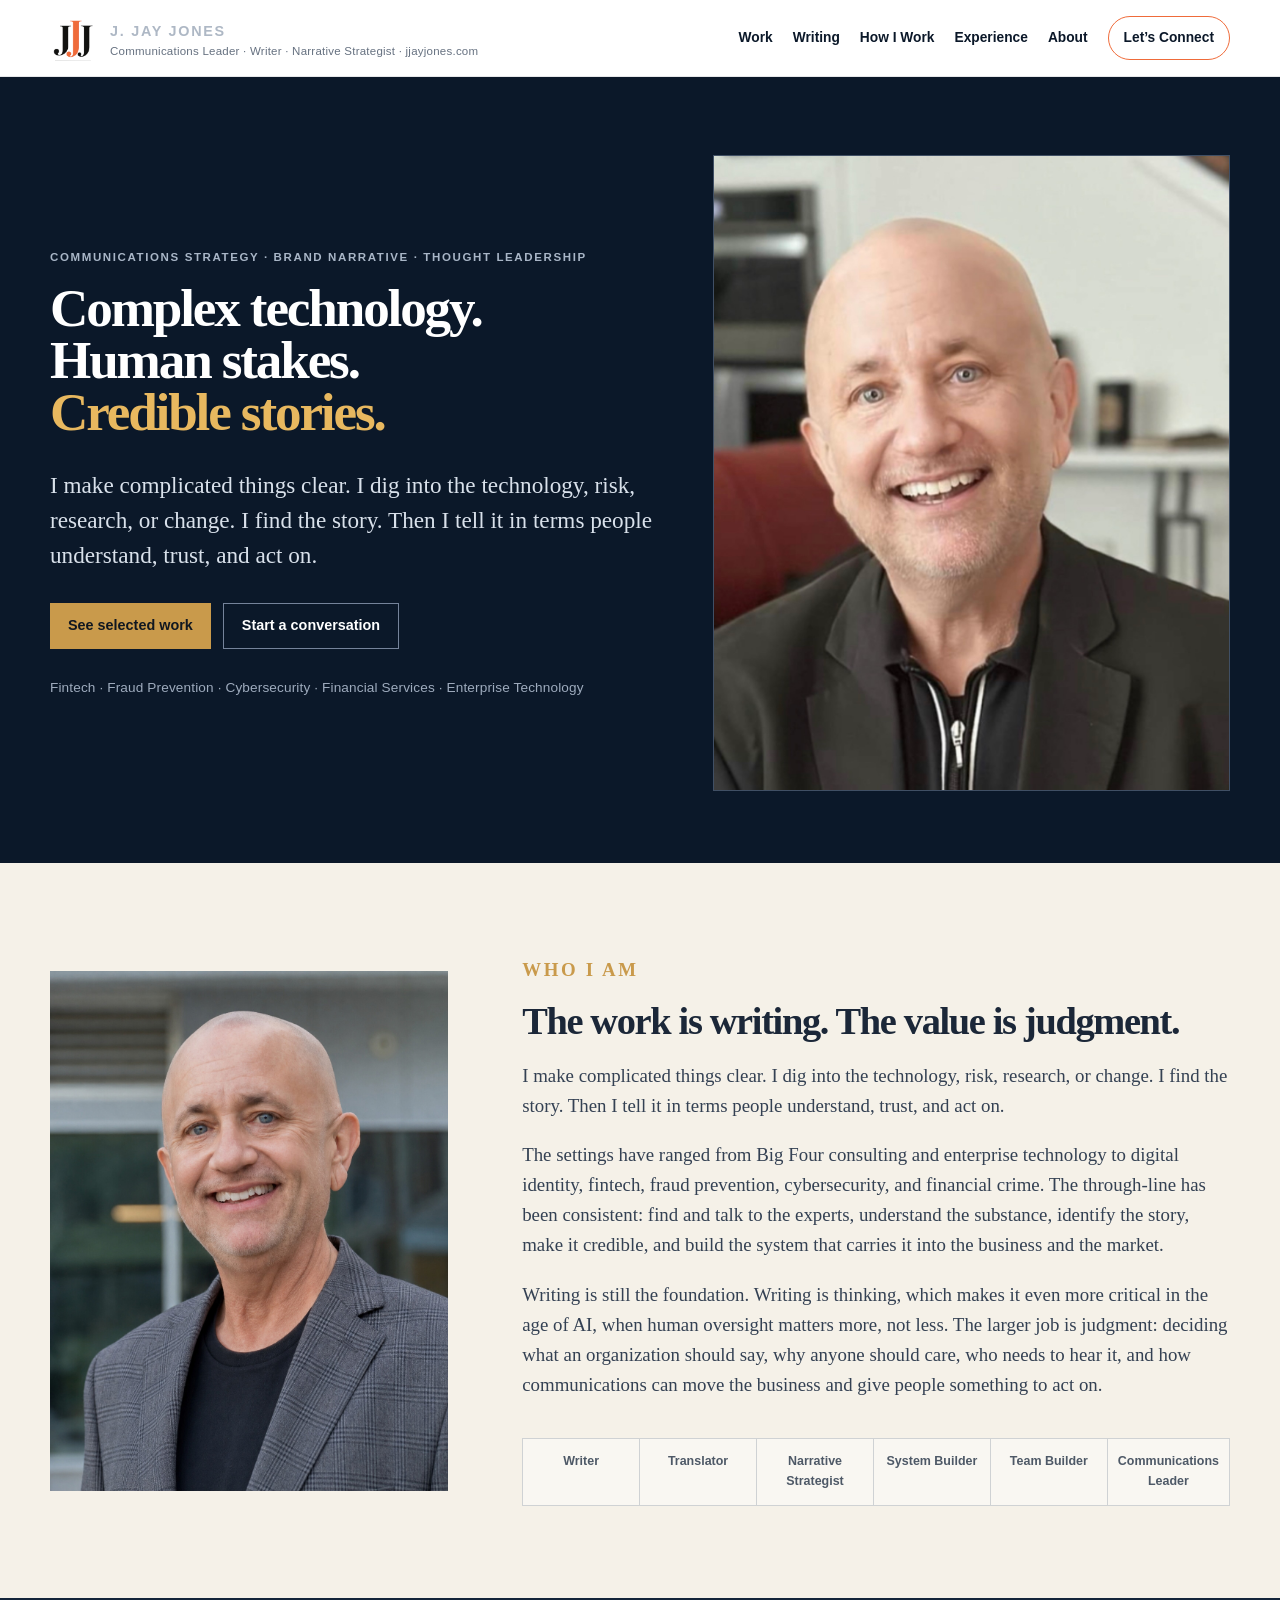
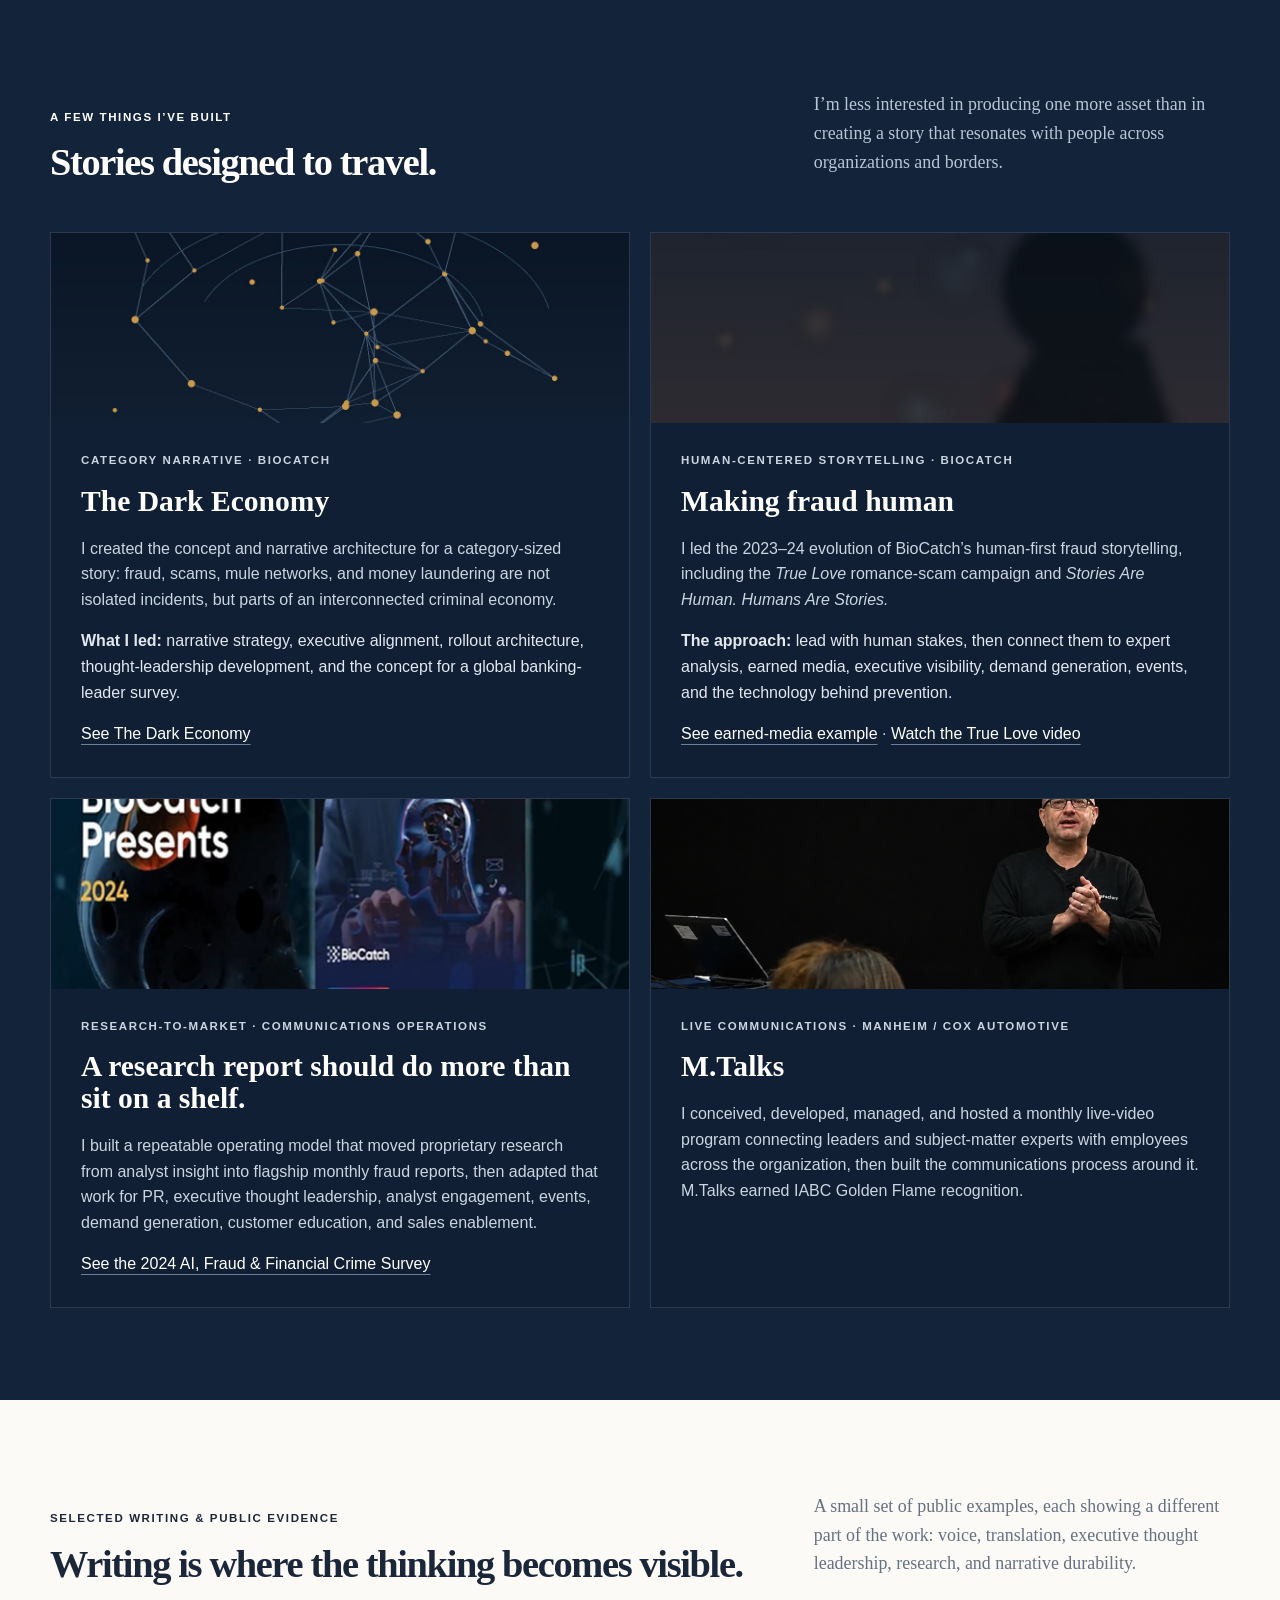
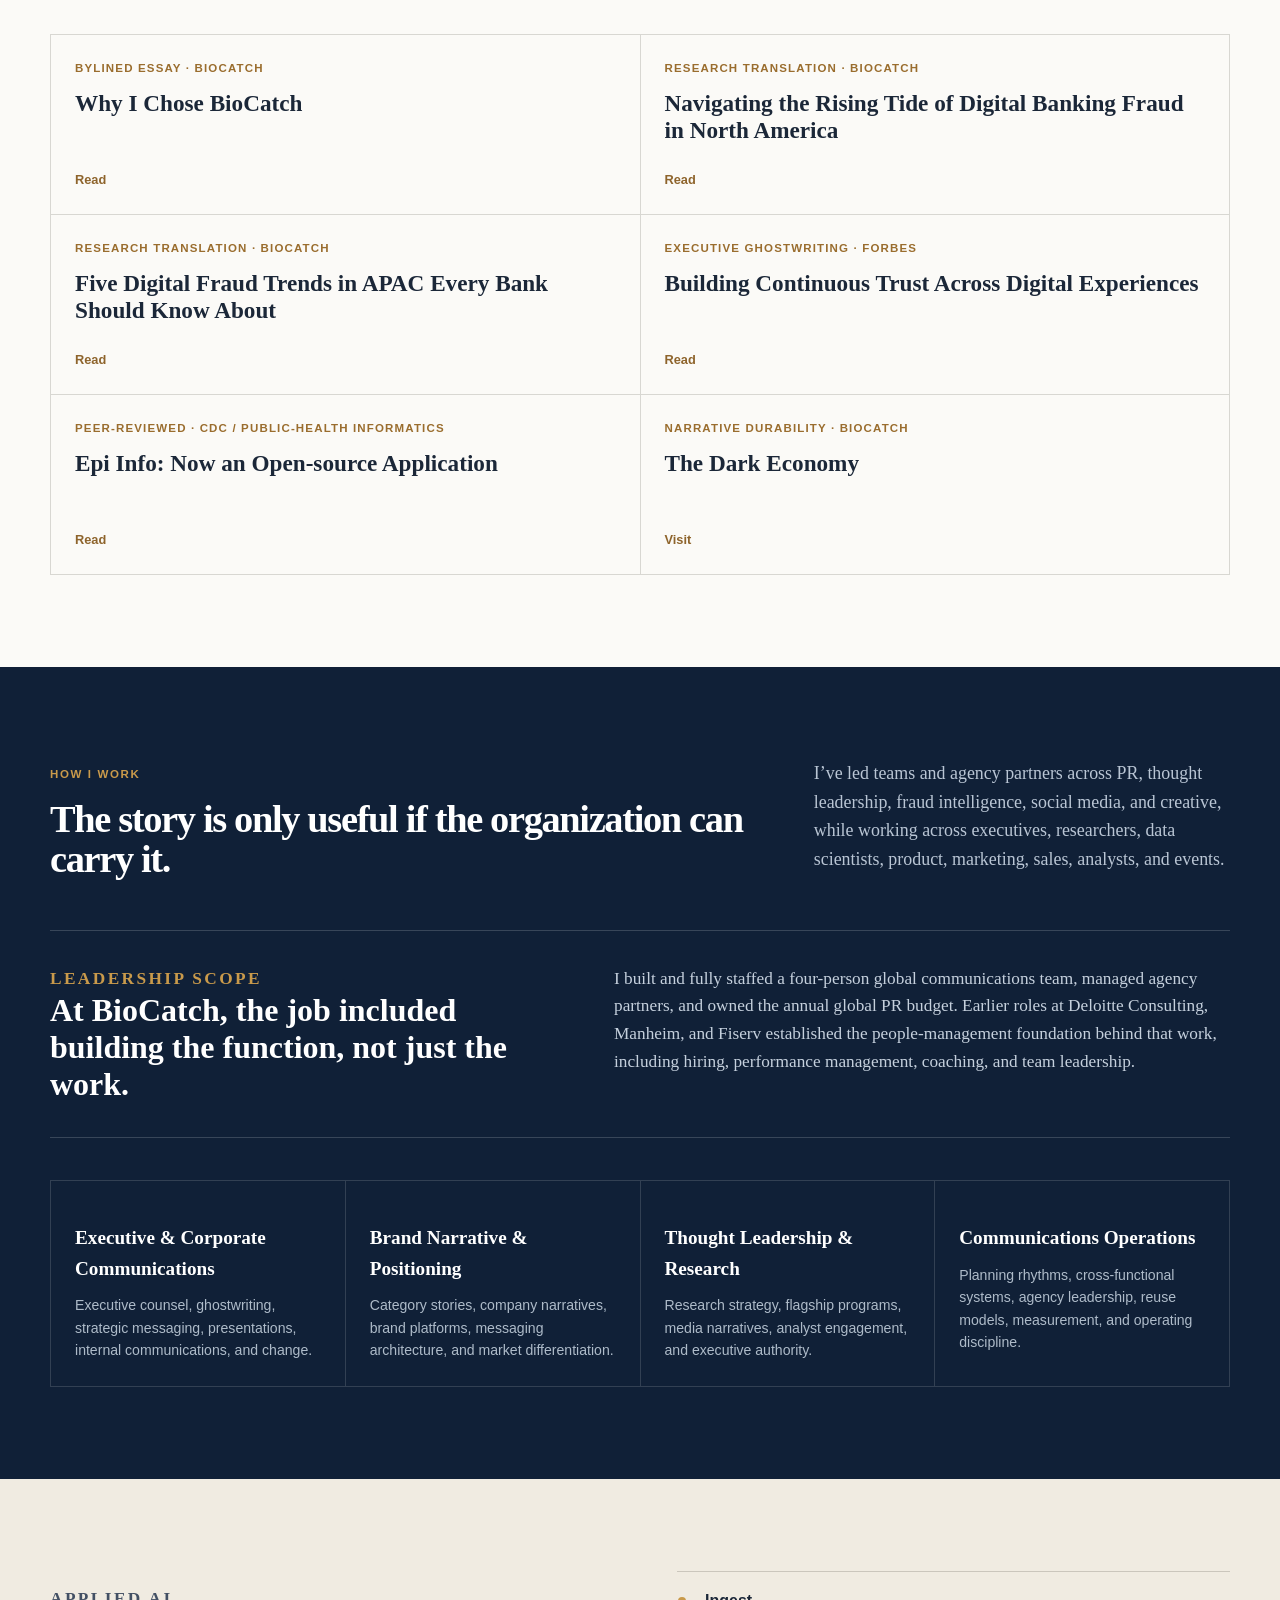
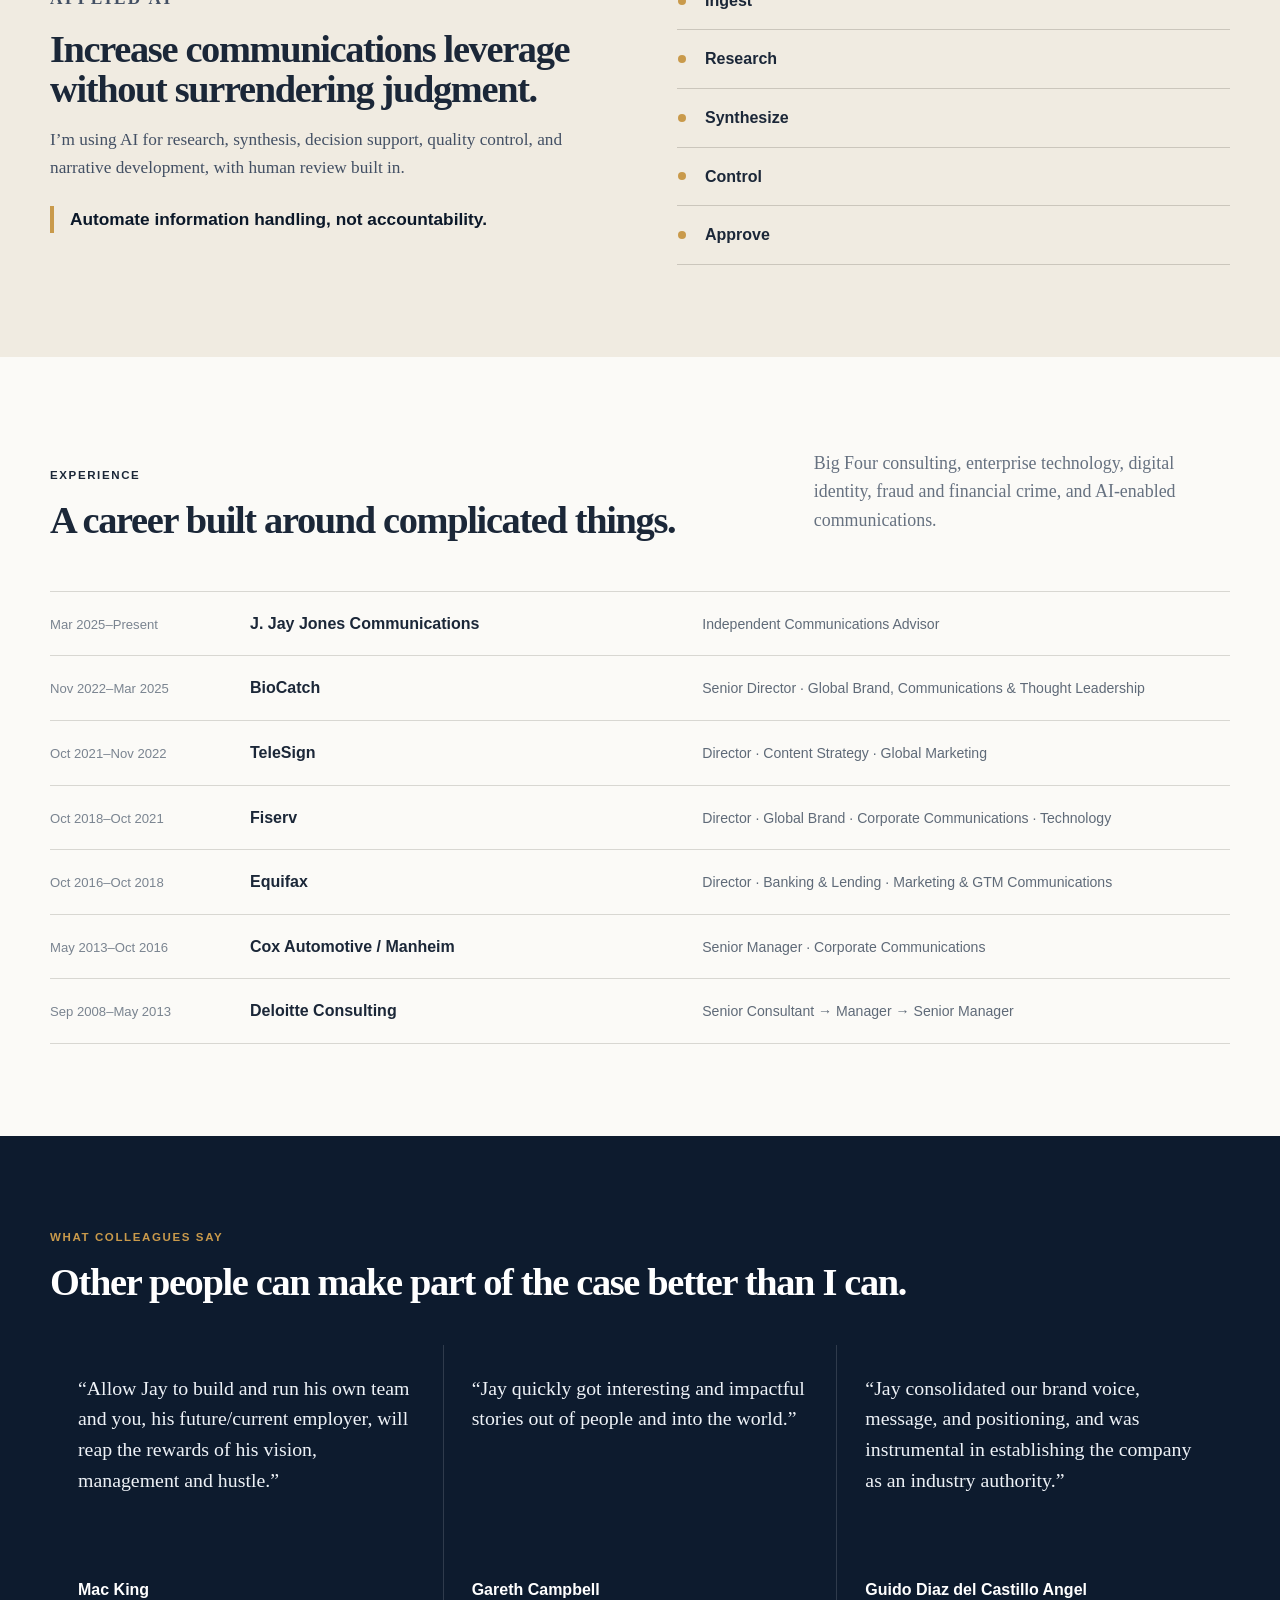
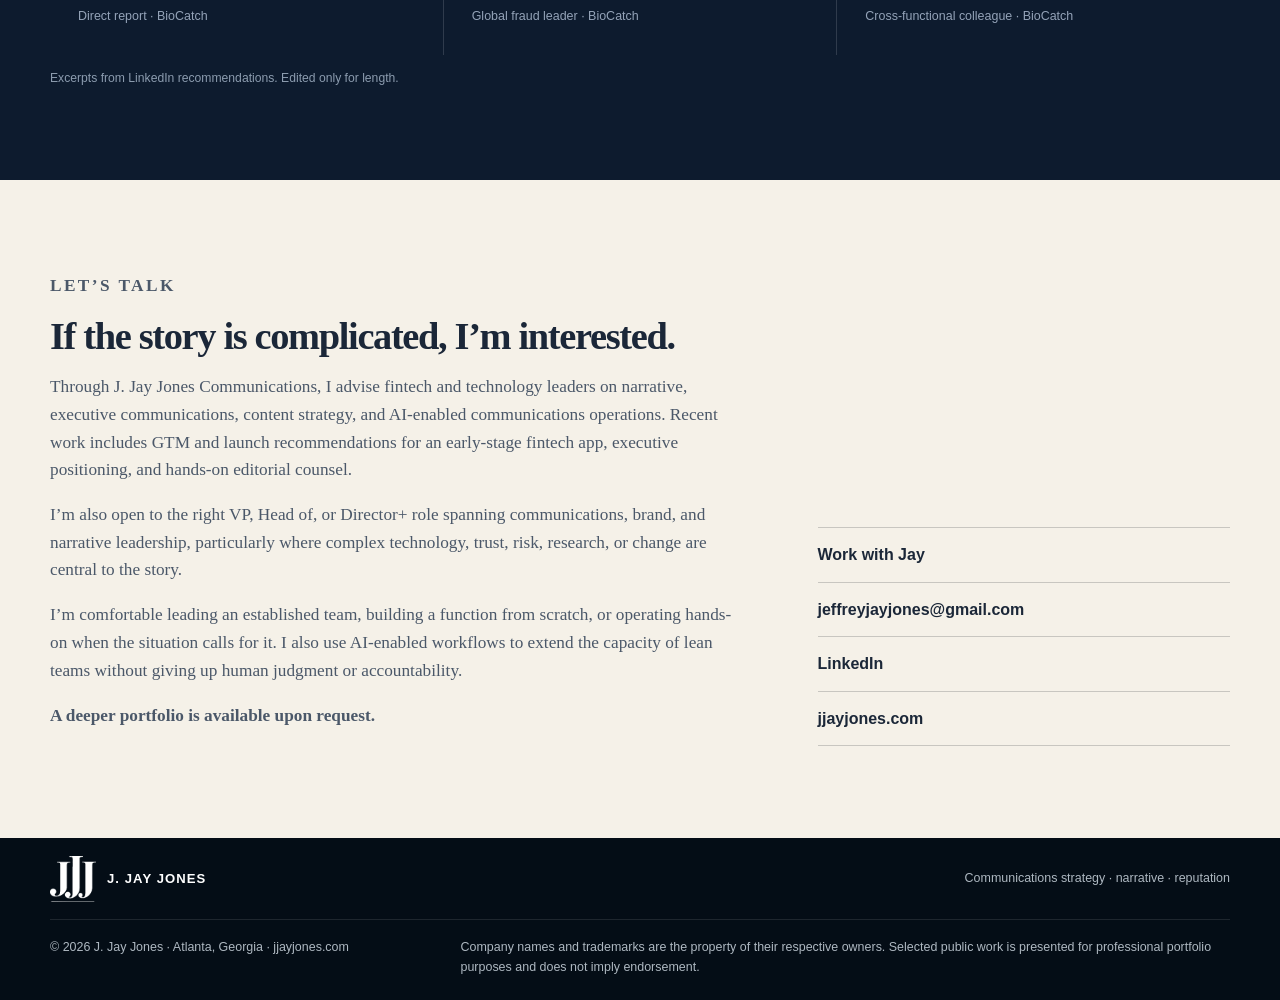
<file: index.html>
<!doctype html>
<html lang="en">
<head>
  <meta charset="utf-8">
  <meta name="viewport" content="width=device-width, initial-scale=1">
  <title>J. Jay Jones | Communications Strategy, Brand Narrative & Thought Leadership</title>
  <meta name="description" content="J. Jay Jones is a communications leader and writer who turns complex technology, risk, and research into credible narratives, executive communications, and communications systems.">
  <meta name="author" content="J. Jay Jones">
  <meta name="theme-color" content="#071625">
  <link rel="icon" href="/favicon.ico" sizes="any">
  <link rel="icon" type="image/png" href="/favicon-32x32.png" sizes="32x32">
  <link rel="icon" type="image/png" href="/favicon-16x16.png" sizes="16x16">
  <link rel="apple-touch-icon" href="/apple-touch-icon.png">
  <link rel="manifest" href="/site.webmanifest">
  <link rel="canonical" href="https://jjayjones.com/">
  <meta property="og:type" content="website">
  <meta property="og:title" content="J. Jay Jones | Communications Strategy & Brand Narrative">
  <meta property="og:description" content="Complex technology. Human stakes. Credible stories.">
  <meta property="og:url" content="https://jjayjones.com/">
  <meta property="og:image" content="https://jjayjones.com/assets/og-cover.jpg">
  <meta name="twitter:card" content="summary_large_image">
  <meta name="twitter:title" content="J. Jay Jones | Communications Strategy & Brand Narrative">
  <meta name="twitter:description" content="Complex technology. Human stakes. Credible stories.">
  <meta name="twitter:image" content="https://jjayjones.com/assets/og-cover.jpg">
  <link rel="stylesheet" href="styles.css">
</head>
<body>
<a class="skip-link" href="#main">Skip to content</a>
<header class="site-header">
  <div class="shell nav-wrap">
    <a class="brand" href="#top"><img class="brand-mark" src="assets/jjj-logo-orange.png" alt="" aria-hidden="true"><span class="brand-copy"><strong>J. JAY JONES</strong><span>Communications Leader · Writer · Narrative Strategist · jjayjones.com</span></span></a>
    <nav aria-label="Primary navigation">
      <a href="#work">Work</a>
      <a href="#writing">Writing</a>
      <a href="#approach">How I Work</a>
      <a href="#experience">Experience</a>
      <a href="#about">About</a>
      <a class="nav-cta" href="#contact">Let’s Connect</a>
    </nav>
  </div>
</header>

<main id="main">
<section class="hero" id="top">
  <div class="shell hero-grid">
    <div class="hero-copy">
      <p class="eyebrow">Communications strategy · brand narrative · thought leadership</p>
      <h1>Complex technology.<br>Human stakes.<br><span>Credible stories.</span></h1>
      <p class="hero-deck">I make complicated things clear. I dig into the technology, risk, research, or change. I find the story. Then I tell it in terms people understand, trust, and act on.</p>
      <div class="buttons">
        <a class="button primary" href="#work">See selected work</a>
        <a class="button secondary" href="#contact">Start a conversation</a>
      </div>
      <p class="sectors">Fintech · Fraud Prevention · Cybersecurity · Financial Services · Enterprise Technology</p>
    </div>
    <div class="hero-portrait-wrap">
      <img class="hero-portrait" src="assets/headshot.jpg" alt="J. Jay Jones smiling in a black jacket">
    </div>
  </div>
</section>

<section class="about section" id="about">
  <div class="shell about-grid">
    <div class="portrait-panel" aria-hidden="true"><img src="assets/about-portrait-final.jpg" alt=""></div>
    <div>
      <p class="overline gold">Who I am</p>
      <h2>The work is writing. The value is judgment.</h2>
      <p>I make complicated things clear. I dig into the technology, risk, research, or change. I find the story. Then I tell it in terms people understand, trust, and act on.</p>
      <p>The settings have ranged from Big Four consulting and enterprise technology to digital identity, fintech, fraud prevention, cybersecurity, and financial crime. The through-line has been consistent: find and talk to the experts, understand the substance, identify the story, make it credible, and build the system that carries it into the business and the market.</p>
      <p>Writing is still the foundation. Writing is thinking, which makes it even more critical in the age of AI, when human oversight matters more, not less. The larger job is judgment: deciding what an organization should say, why anyone should care, who needs to hear it, and how communications can move the business and give people something to act on.</p>
      <div class="career-arc" aria-label="Career arc">
        <span>Writer</span><span>Translator</span><span>Narrative Strategist</span><span>System Builder</span><span>Team Builder</span><span>Communications Leader</span>
      </div>
    </div>
  </div>
</section>

<section class="work section" id="work">
  <div class="shell">
    <div class="section-intro">
      <div><p class="overline">A few things I’ve built</p><h2>Stories designed to travel.</h2></div>
      <p>I’m less interested in producing one more asset than in creating a story that resonates with people across organizations and borders.</p>
    </div>
    <div class="cards">
      <article class="card">
        <div class="card-visual"><img src="assets/dark-economy.jpg" alt="Abstract network visual representing interconnected financial crime"></div>
        <p class="card-kicker">Category Narrative · BioCatch</p>
        <h3>The Dark Economy</h3>
        <p>I created the concept and narrative architecture for a category-sized story: fraud, scams, mule networks, and money laundering are not isolated incidents, but parts of an interconnected criminal economy.</p>
        <p class="ownership"><strong>What I led:</strong> narrative strategy, executive alignment, rollout architecture, thought-leadership development, and the concept for a global banking-leader survey.</p>
        <a href="https://www.darkeconomy.com/" target="_blank" rel="noopener noreferrer">See The Dark Economy</a>
      </article>

      <article class="card">
        <div class="card-visual"><img src="assets/human-stakes.jpg" alt="Editorial visual representing the human impact of fraud"></div>
        <p class="card-kicker">Human-Centered Storytelling · BioCatch</p>
        <h3>Making fraud human</h3>
        <p>I led the 2023–24 evolution of BioCatch’s human-first fraud storytelling, including the <em>True Love</em> romance-scam campaign and <em>Stories Are Human. Humans Are Stories.</em></p>
        <p class="ownership"><strong>The approach:</strong> lead with human stakes, then connect them to expert analysis, earned media, executive visibility, demand generation, events, and the technology behind prevention.</p>
        <p class="card-links"><a href="https://www.telegraph.co.uk/money/consumer-affairs/fall-romance-scam-tinder-swindler-ayleen-charlotte/" target="_blank" rel="noopener noreferrer">See earned-media example</a> · <a href="https://www.youtube.com/watch?v=LIc_QSAJTno" target="_blank" rel="noopener noreferrer">Watch the True Love video</a></p>
      </article>

      <article class="card">
        <div class="card-visual"><img src="assets/research-report.jpg" alt="Editorial visual of research being shaped into a report"></div>
        <p class="card-kicker">Research-to-Market · Communications Operations</p>
        <h3>A research report should do more than sit on a shelf.</h3>
        <p>I built a repeatable operating model that moved proprietary research from analyst insight into flagship monthly fraud reports, then adapted that work for PR, executive thought leadership, analyst engagement, events, demand generation, customer education, and sales enablement.</p>
        <a href="https://www.biocatch.com/ai-fraud-financial-crime-survey" target="_blank" rel="noopener noreferrer">See the 2024 AI, Fraud &amp; Financial Crime Survey</a>
      </article>

      <article class="card">
        <div class="card-visual"><img src="assets/mtalks-final.jpg" alt="Frame from the M.Talks live communications program"></div>
        <p class="card-kicker">Live Communications · Manheim / Cox Automotive</p>
        <h3>M.Talks</h3>
        <p>I conceived, developed, managed, and hosted a monthly live-video program connecting leaders and subject-matter experts with employees across the organization, then built the communications process around it. M.Talks earned IABC Golden Flame recognition.</p>
      </article>
    </div>
  </div>
</section>

<section class="writing section" id="writing">
  <div class="shell">
    <div class="section-intro">
      <div><p class="overline">Selected writing & public evidence</p><h2>Writing is where the thinking becomes visible.</h2></div>
      <p>A small set of public examples, each showing a different part of the work: voice, translation, executive thought leadership, research, and narrative durability.</p>
    </div>
    <div class="writing-grid">
      <a href="https://www.biocatch.com/blog/jay-jones-thought-leader" target="_blank" rel="noopener noreferrer"><span>Bylined essay · BioCatch</span><h3>Why I Chose BioCatch</h3><b>Read</b></a>
      <a href="https://www.biocatch.com/blog/2023-digital-fraud-trends-north-america" target="_blank" rel="noopener noreferrer"><span>Research translation · BioCatch</span><h3>Navigating the Rising Tide of Digital Banking Fraud in North America</h3><b>Read</b></a>
      <a href="https://www.biocatch.com/blog/digital-banking-fraud-trends-2023-apac" target="_blank" rel="noopener noreferrer"><span>Research translation · BioCatch</span><h3>Five Digital Fraud Trends in APAC Every Bank Should Know About</h3><b>Read</b></a>
      <a href="https://www.forbes.com/sites/forbestechcouncil/2022/05/18/building-continuous-trust-across-digital-experiences/" target="_blank" rel="noopener noreferrer"><span>Executive ghostwriting · Forbes</span><h3>Building Continuous Trust Across Digital Experiences</h3><b>Read</b></a>
      <a href="https://pmc.ncbi.nlm.nih.gov/articles/PMC2984269/" target="_blank" rel="noopener noreferrer"><span>Peer-reviewed · CDC / public-health informatics</span><h3>Epi Info: Now an Open-source Application</h3><b>Read</b></a>
      <a href="https://www.darkeconomy.com/" target="_blank" rel="noopener noreferrer"><span>Narrative durability · BioCatch</span><h3>The Dark Economy</h3><b>Visit</b></a>
    </div>
  </div>
</section>

<section class="approach section" id="approach">
  <div class="shell">
    <div class="section-intro light">
      <div><p class="overline gold">How I work</p><h2>The story is only useful if the organization can carry it.</h2></div>
      <p>I’ve led teams and agency partners across PR, thought leadership, fraud intelligence, social media, and creative, while working across executives, researchers, data scientists, product, marketing, sales, analysts, and events.</p>
    </div>

    <div class="leadership-callout">
      <div><p class="overline gold">Leadership scope</p><h3>At BioCatch, the job included building the function, not just the work.</h3></div>
      <p>I built and fully staffed a four-person global communications team, managed agency partners, and owned the annual global PR budget. Earlier roles at Deloitte Consulting, Manheim, and Fiserv established the people-management foundation behind that work, including hiring, performance management, coaching, and team leadership.</p>
    </div>

    <div class="capabilities">
      <div><h3>Executive & Corporate Communications</h3><p>Executive counsel, ghostwriting, strategic messaging, presentations, internal communications, and change.</p></div>
      <div><h3>Brand Narrative & Positioning</h3><p>Category stories, company narratives, brand platforms, messaging architecture, and market differentiation.</p></div>
      <div><h3>Thought Leadership & Research</h3><p>Research strategy, flagship programs, media narratives, analyst engagement, and executive authority.</p></div>
      <div><h3>Communications Operations</h3><p>Planning rhythms, cross-functional systems, agency leadership, reuse models, measurement, and operating discipline.</p></div>
    </div>
  </div>
</section>

<section class="ai section">
  <div class="shell ai-grid">
    <div>
      <p class="overline">Applied AI</p>
      <h2>Increase communications leverage without surrendering judgment.</h2>
      <p>I’m using AI for research, synthesis, decision support, quality control, and narrative development, with human review built in.</p>
      <p class="principle">Automate information handling, not accountability.</p>
    </div>
    <ul class="ai-stages" aria-label="Applied AI workflow">
      <li><b>Ingest</b></li>
      <li><b>Research</b></li>
      <li><b>Synthesize</b></li>
      <li><b>Control</b></li>
      <li><b>Approve</b></li>
    </ul>
  </div>
</section>

<section class="experience section" id="experience">
  <div class="shell">
    <div class="section-intro">
      <div><p class="overline">Experience</p><h2>A career built around complicated things.</h2></div>
      <p>Big Four consulting, enterprise technology, digital identity, fraud and financial crime, and AI-enabled communications.</p>
    </div>
    <div class="timeline">
      <div><time>Mar 2025–Present</time><strong>J. Jay Jones Communications</strong><span>Independent Communications Advisor</span></div>
      <div><time>Nov 2022–Mar 2025</time><strong>BioCatch</strong><span>Senior Director · Global Brand, Communications & Thought Leadership</span></div>
      <div><time>Oct 2021–Nov 2022</time><strong>TeleSign</strong><span>Director · Content Strategy · Global Marketing</span></div>
      <div><time>Oct 2018–Oct 2021</time><strong>Fiserv</strong><span>Director · Global Brand · Corporate Communications · Technology</span></div>
      <div><time>Oct 2016–Oct 2018</time><strong>Equifax</strong><span>Director · Banking & Lending · Marketing & GTM Communications</span></div>
      <div><time>May 2013–Oct 2016</time><strong>Cox Automotive / Manheim</strong><span>Senior Manager · Corporate Communications</span></div>
      <div><time>Sep 2008–May 2013</time><strong>Deloitte Consulting</strong><span>Senior Consultant → Manager → Senior Manager</span></div>
    </div>

  </div>
</section>

<section class="quotes section">
  <div class="shell">
    <p class="overline gold">What colleagues say</p>
    <h2>Other people can make part of the case better than I can.</h2>
    <div class="quote-grid">
      <figure><blockquote>“Allow Jay to build and run his own team and you, his future/current employer, will reap the rewards of his vision, management and hustle.”</blockquote><figcaption><strong>Mac King</strong><span>Direct report · BioCatch</span></figcaption></figure>
      <figure><blockquote>“Jay quickly got interesting and impactful stories out of people and into the world.”</blockquote><figcaption><strong>Gareth Campbell</strong><span>Global fraud leader · BioCatch</span></figcaption></figure>
      <figure><blockquote>“Jay consolidated our brand voice, message, and positioning, and was instrumental in establishing the company as an industry authority.”</blockquote><figcaption><strong>Guido Diaz del Castillo Angel</strong><span>Cross-functional colleague · BioCatch</span></figcaption></figure>
    </div>
    <p class="fineprint lighttext">Excerpts from LinkedIn recommendations. Edited only for length.</p>
  </div>
</section>

<section class="contact section" id="contact">
  <div class="shell contact-grid">
    <div>
      <p class="overline">Let’s talk</p>
      <h2>If the story is complicated, I’m interested.</h2>
      <p>Through J. Jay Jones Communications, I advise fintech and technology leaders on narrative, executive communications, content strategy, and AI-enabled communications operations. Recent work includes GTM and launch recommendations for an early-stage fintech app, executive positioning, and hands-on editorial counsel.</p>
      <p>I’m also open to the right VP, Head of, or Director+ role spanning communications, brand, and narrative leadership, particularly where complex technology, trust, risk, research, or change are central to the story.</p>
      <p>I’m comfortable leading an established team, building a function from scratch, or operating hands-on when the situation calls for it. I also use AI-enabled workflows to extend the capacity of lean teams without giving up human judgment or accountability.</p>
      <p><strong>A deeper portfolio is available upon request.</strong></p>
    </div>
    <div class="contact-links">
      <a href="/work-with-jay/">Work with Jay</a>
      <a href="mailto:jeffreyjayjones@gmail.com">jeffreyjayjones@gmail.com</a>
      <a href="https://www.linkedin.com/in/jeffreyjayjones/" target="_blank" rel="noopener noreferrer">LinkedIn</a>
      <a href="https://jjayjones.com/">jjayjones.com</a>
    </div>
  </div>
</section>
</main>

<footer class="site-footer">
  <div class="shell main-footer-row">
    <a class="main-footer-brand" href="#top" aria-label="J. Jay Jones home">
      <img src="assets/jjj-logo-white.png" alt="" aria-hidden="true">
      <strong>J. JAY JONES</strong>
    </a>
    <span>Communications strategy · narrative · reputation</span>
  </div>
  <div class="shell main-footer-legal">
    <p>© 2026 J. Jay Jones · Atlanta, Georgia · jjayjones.com</p>
    <p>Company names and trademarks are the property of their respective owners. Selected public work is presented for professional portfolio purposes and does not imply endorsement.</p>
  </div>
</footer>
<!-- LinkedIn Insight Tag -->
<script type="text/javascript">
_linkedin_partner_id = "10934041";
window._linkedin_data_partner_ids = window._linkedin_data_partner_ids || [];
window._linkedin_data_partner_ids.push(_linkedin_partner_id);
</script><script type="text/javascript">
(function(l) {
if (!l){window.lintrk = function(a,b){window.lintrk.q.push([a,b])};
window.lintrk.q=[]}
var s = document.getElementsByTagName("script")[0];
var b = document.createElement("script");
b.type = "text/javascript";b.async = true;
b.src = "https://snap.licdn.com/li.lms-analytics/insight.min.js";
s.parentNode.insertBefore(b, s);})(window.lintrk);
</script>
<noscript>
<img height="1" width="1" style="display:none;" alt="" src="https://px.ads.linkedin.com/collect/?pid=10934041&fmt=gif" />
</noscript>
</body>
</html>
</file>
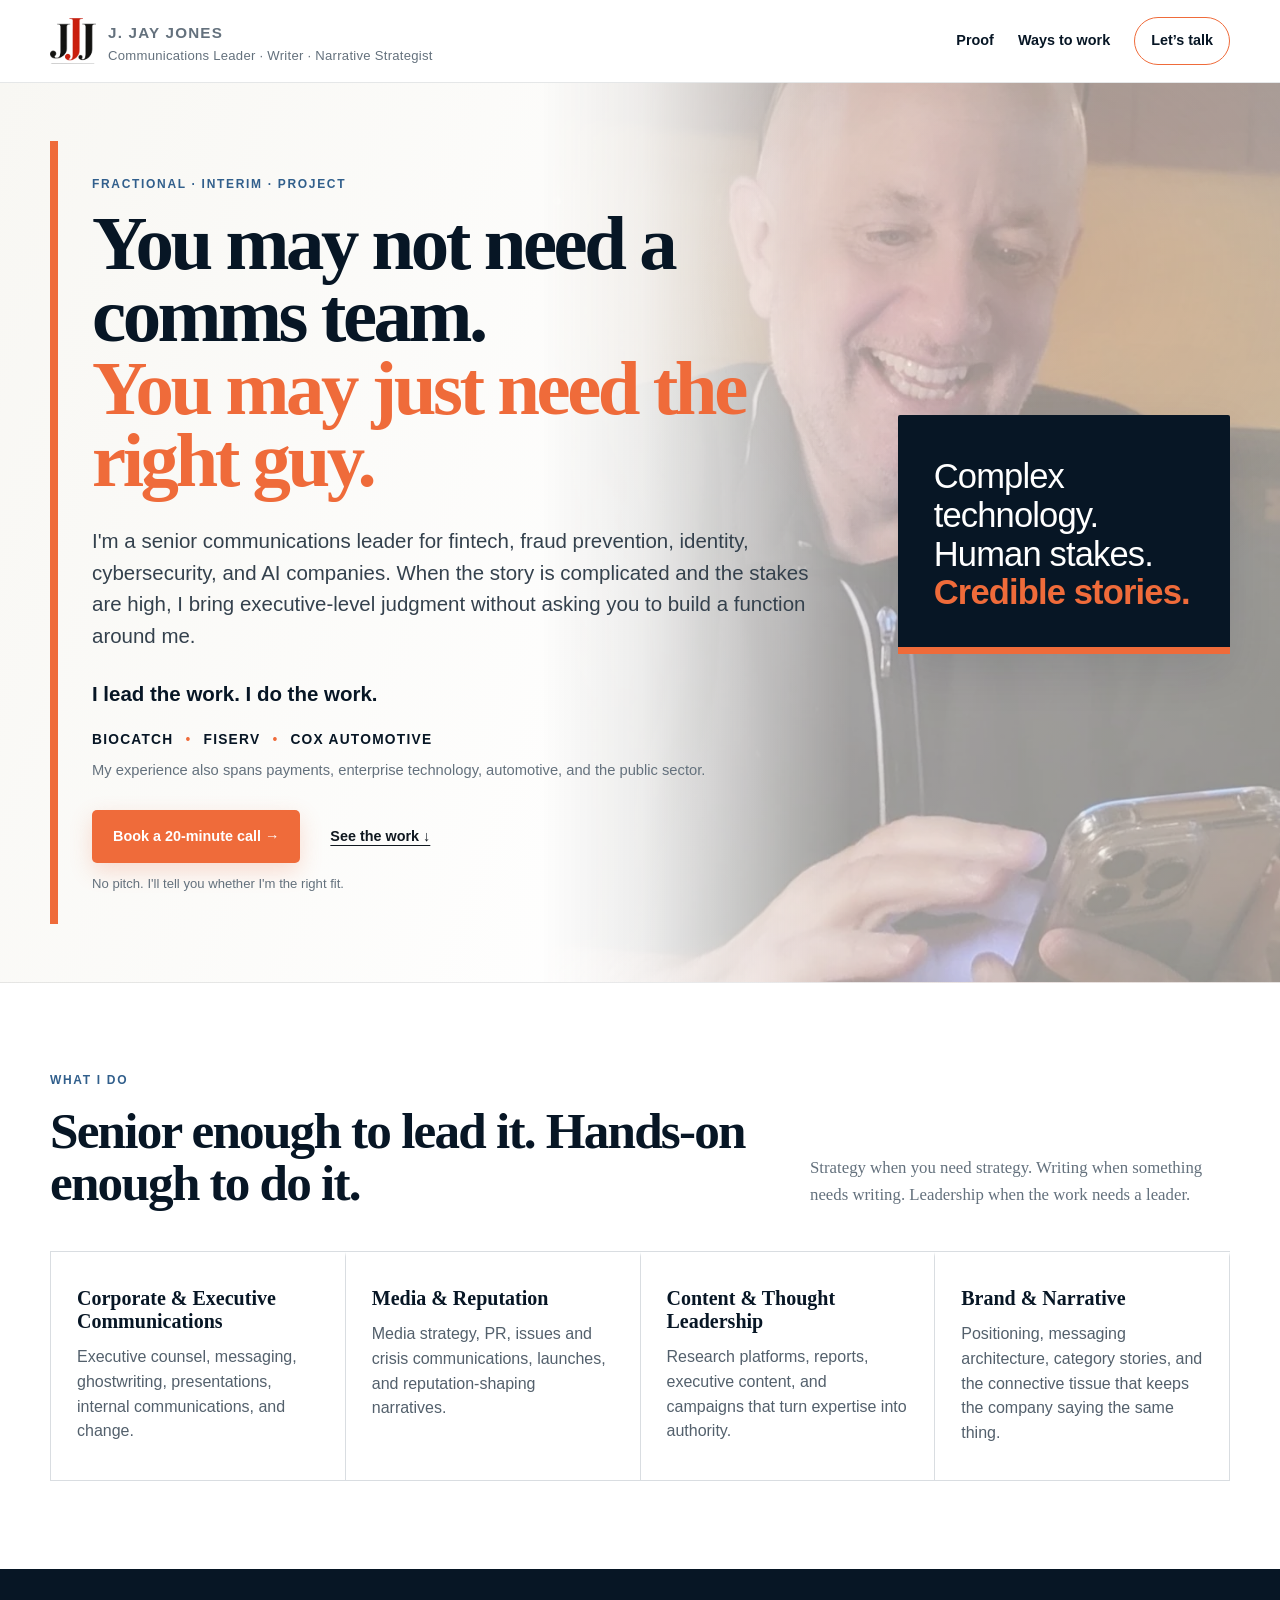
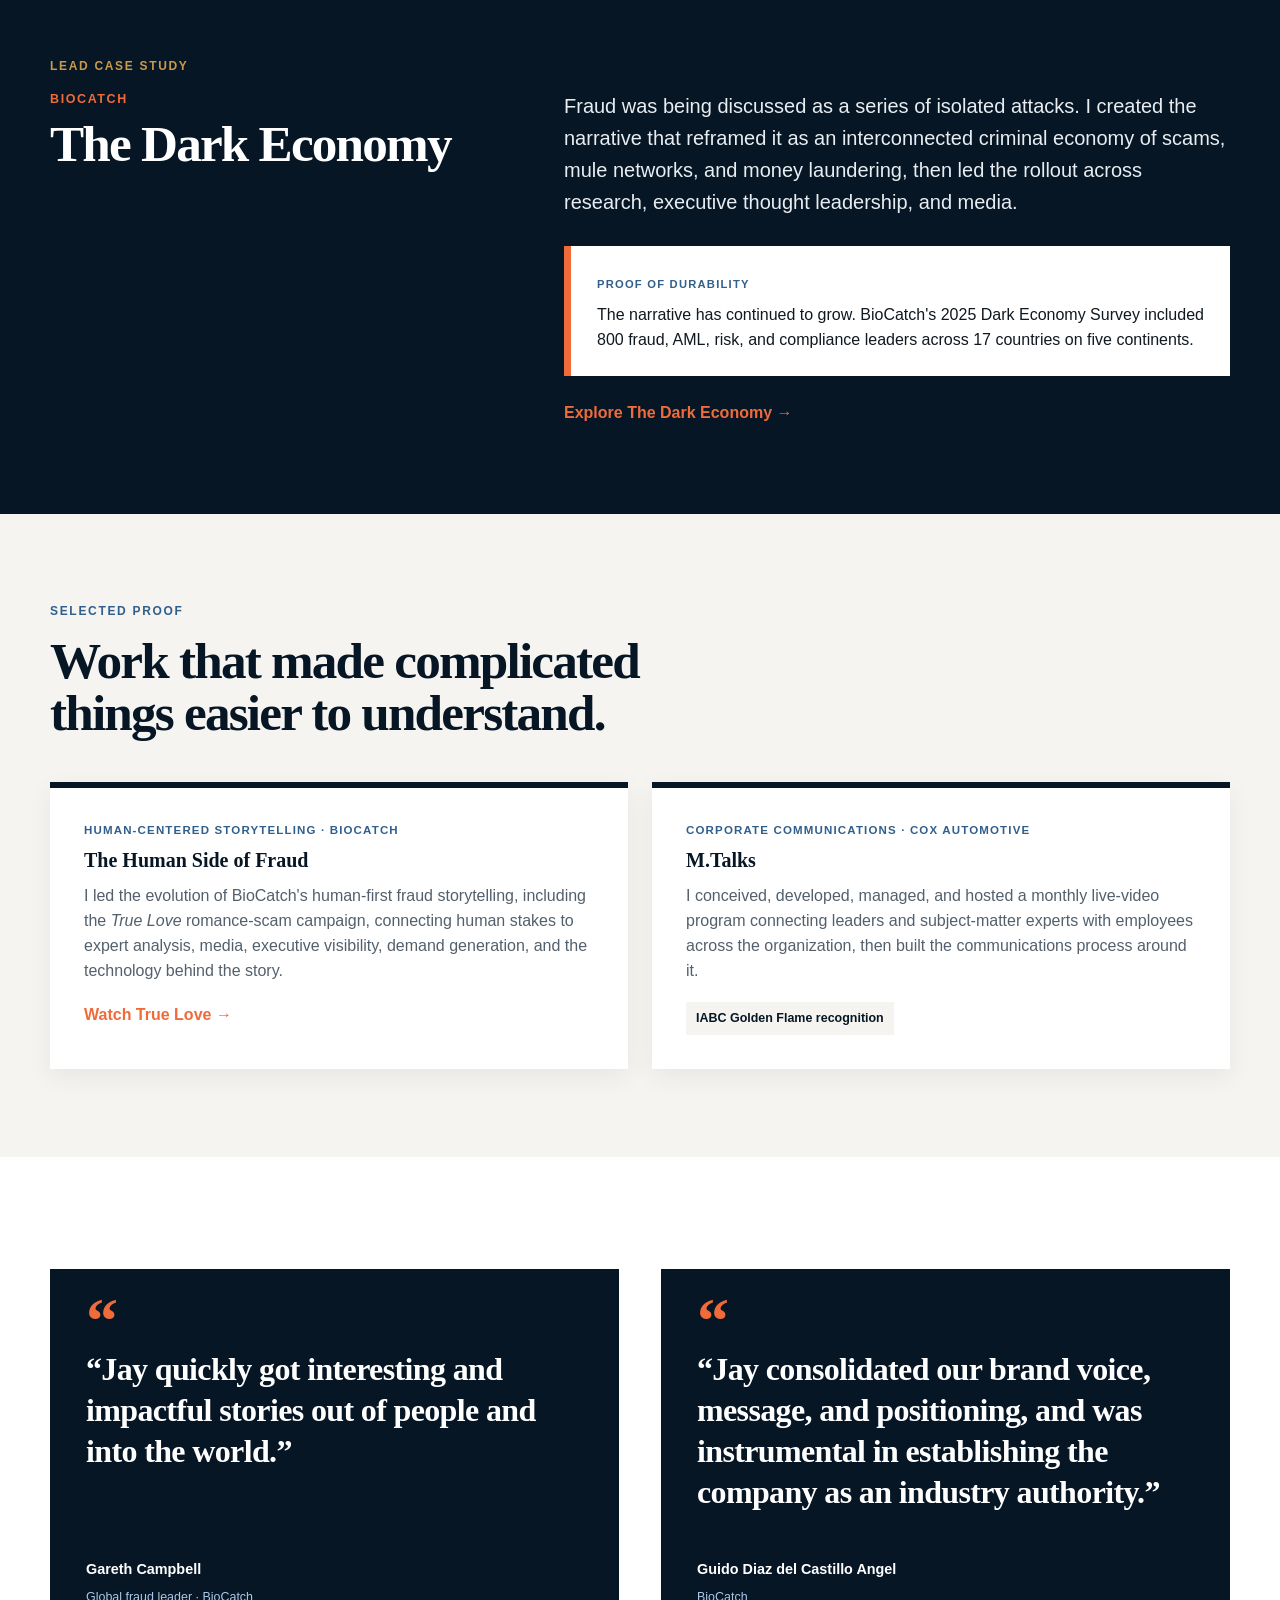
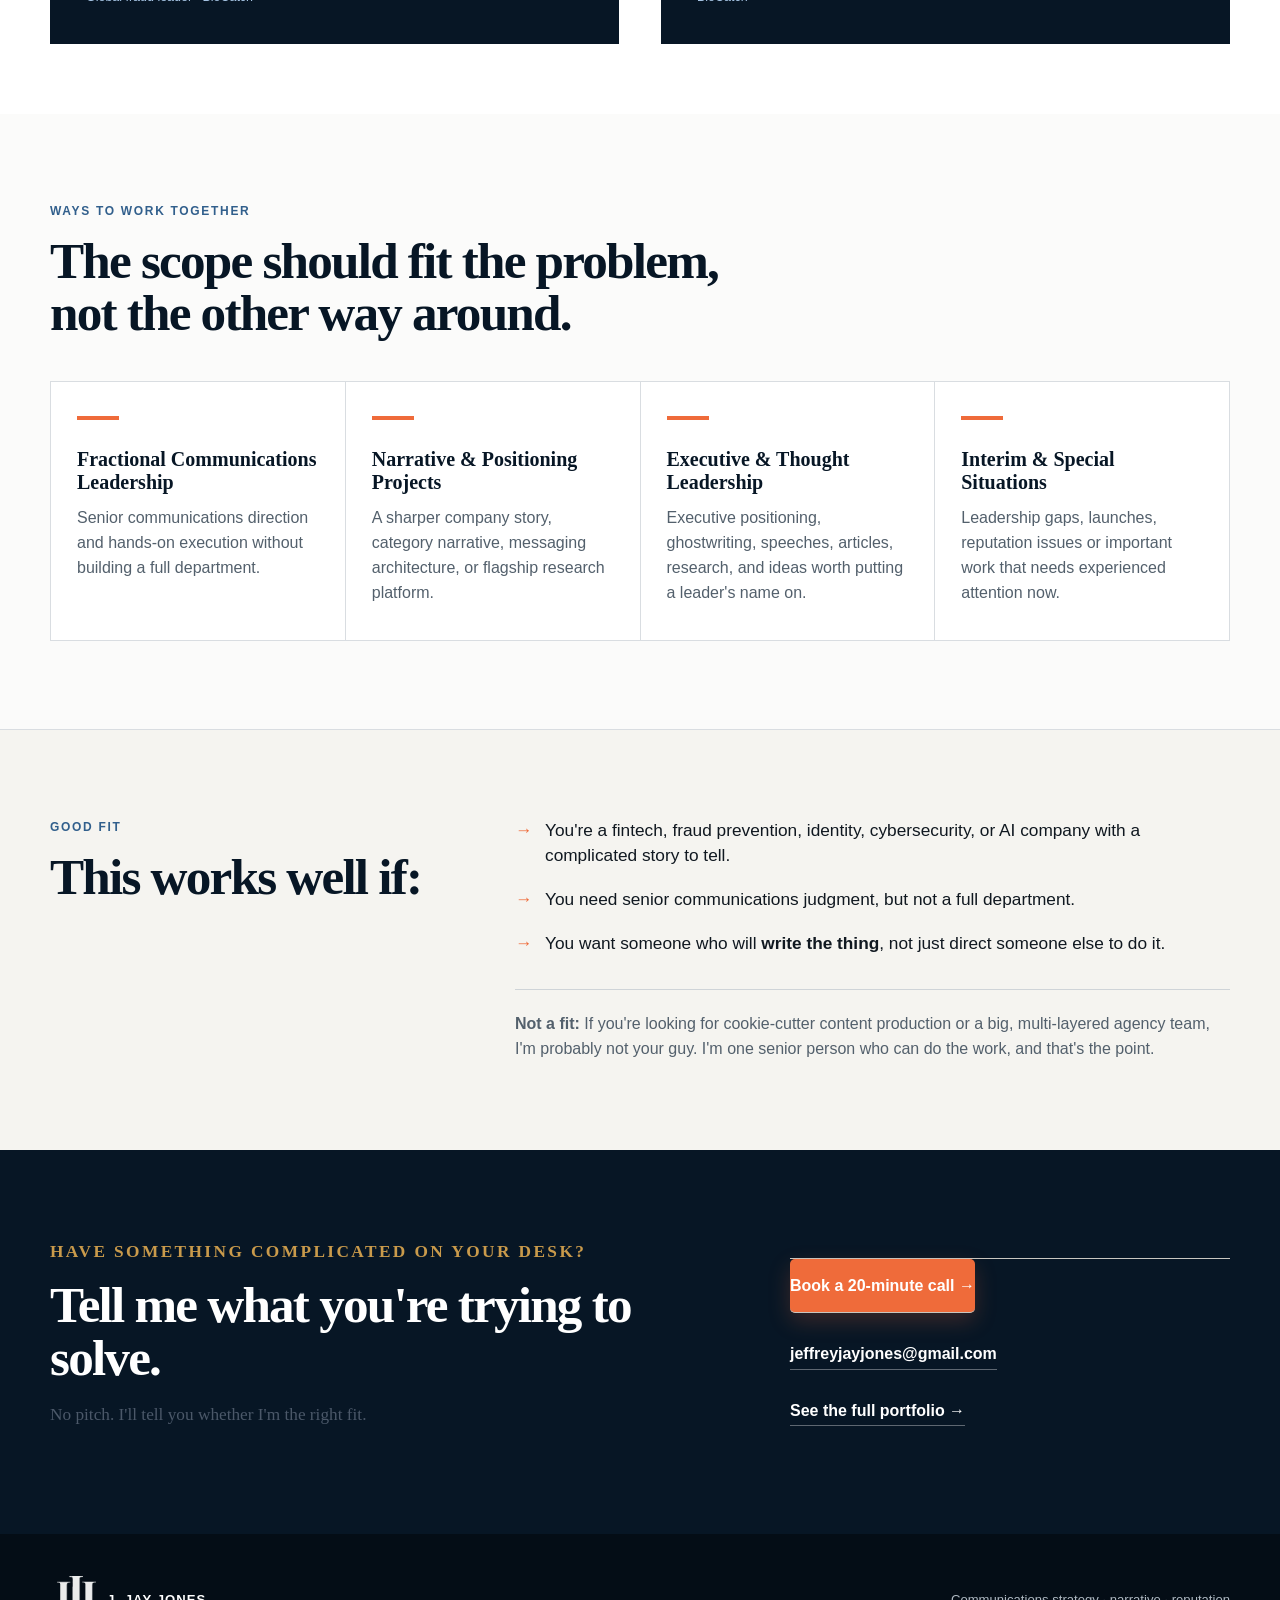
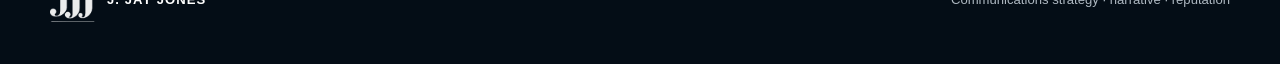
<file: work-with-jay/index.html>
<!doctype html>
<html lang="en">
<head>
  <meta charset="utf-8">
  <meta name="viewport" content="width=device-width, initial-scale=1">
  <title>Work With J. Jay Jones | Senior Communications Leadership</title>
  <meta name="description" content="Senior communications leadership for fintech, fraud prevention, and AI companies. Fractional, interim, and project-based communications strategy, executive communications, thought leadership, and narrative work.">
  <meta name="author" content="J. Jay Jones">
  <meta name="theme-color" content="#071625">
  <link rel="icon" href="/favicon.ico" sizes="any">
  <link rel="icon" type="image/png" href="/favicon-32x32.png" sizes="32x32">
  <link rel="icon" type="image/png" href="/favicon-16x16.png" sizes="16x16">
  <link rel="apple-touch-icon" href="/apple-touch-icon.png">
  <link rel="manifest" href="/site.webmanifest">
  <link rel="canonical" href="https://jjayjones.com/work-with-jay/">
  <meta property="og:type" content="website">
  <meta property="og:title" content="You may not need a comms team. You may just need the right guy.">
  <meta property="og:description" content="Senior communications judgment without asking you to build a function around me.">
  <meta property="og:url" content="https://jjayjones.com/work-with-jay/">
  <link rel="stylesheet" href="../styles.css">
  <link rel="stylesheet" href="work-with-jay.css">
</head>
<body class="wwj-page">
<a class="skip-link" href="#main">Skip to content</a>
<header class="site-header">
  <div class="shell nav-wrap">
    <a class="brand" href="/"><img class="brand-mark" src="../assets/jjj-logo.png" alt="" aria-hidden="true"><span class="brand-copy"><strong>J. JAY JONES</strong><span>Communications Leader · Writer · Narrative Strategist</span></span></a>
    <nav aria-label="Landing page navigation">
      <a href="#proof">Proof</a>
      <a href="#engagements">Ways to work</a>
      <a class="nav-cta" href="#contact">Let’s talk</a>
    </nav>
  </div>
</header>

<main id="main">
<section class="wwj-hero">
      <div class="wwj-hero-photo" aria-hidden="true"></div>
  <div class="shell wwj-hero-grid">
    <div>
      <p class="eyebrow">Fractional · Interim · Project</p>
      <h1>You may not need a comms team.<br><span>You may just need the right guy.</span></h1>
      <p class="wwj-deck">I'm a senior communications leader for fintech, fraud prevention, identity, cybersecurity, and AI companies. When the story is complicated and the stakes are high, I bring executive-level judgment without asking you to build a function around me.</p>
      <p class="wwj-lead">I lead the work. I do the work.</p>
      <p class="brand-strip"><strong>BIOCATCH</strong><i>•</i><strong>FISERV</strong><i>•</i><strong>COX AUTOMOTIVE</strong></p>
      <p class="wwj-subtle">My experience also spans payments, enterprise technology, automotive, and the public sector.</p>
      <div class="buttons">
        <a class="button primary" href="https://calendly.com/jeffreyjayjones/30min" target="_blank" rel="noopener noreferrer">Book a 20-minute call →</a>
        <a class="button proof-jump" href="#proof">See the work ↓</a>
      </div>
      <p class="microcopy">No pitch. I'll tell you whether I'm the right fit.</p>
    </div>
    <aside class="wwj-promise" aria-label="Core promise">
      <p>Complex technology.</p>
      <p>Human stakes.</p>
      <p><strong>Credible stories.</strong></p>
    </aside>
  </div>
</section>

<section class="section wwj-services" aria-labelledby="services-title">
  <div class="shell">
    <div class="section-intro">
      <div><p class="overline">What I do</p><h2 id="services-title">Senior enough to lead it. Hands-on enough to do it.</h2></div>
      <p>Strategy when you need strategy. Writing when something needs writing. Leadership when the work needs a leader.</p>
    </div>
    <div class="wwj-service-grid">
      <article><h3>Corporate & Executive Communications</h3><p>Executive counsel, messaging, ghostwriting, presentations, internal communications, and change.</p></article>
      <article><h3>Media & Reputation</h3><p>Media strategy, PR, issues and crisis communications, launches, and reputation-shaping narratives.</p></article>
      <article><h3>Content & Thought Leadership</h3><p>Research platforms, reports, executive content, and campaigns that turn expertise into authority.</p></article>
      <article><h3>Brand & Narrative</h3><p>Positioning, messaging architecture, category stories, and the connective tissue that keeps the company saying the same thing.</p></article>
    </div>
  </div>
</section>

<section class="section wwj-proof" id="proof">
  <div class="shell">
    <p class="overline gold">Lead case study</p>
    <div class="wwj-case">
      <div class="wwj-case-title">
        <p>BioCatch</p>
        <h2>The Dark Economy</h2>
      </div>
      <div class="wwj-case-copy">
        <p class="case-intro">Fraud was being discussed as a series of isolated attacks. I created the narrative that reframed it as an interconnected criminal economy of scams, mule networks, and money laundering, then led the rollout across research, executive thought leadership, and media.</p>
        <div class="wwj-result">
          <span>Proof of durability</span>
          <p>The narrative has continued to grow. BioCatch's 2025 Dark Economy Survey included 800 fraud, AML, risk, and compliance leaders across 17 countries on five continents.</p>
        </div>
        <a class="text-link" href="https://www.darkeconomy.com/" target="_blank" rel="noopener noreferrer">Explore The Dark Economy →</a>
      </div>
    </div>
  </div>
</section>

<section class="section wwj-more-proof">
  <div class="shell">
    <div class="section-intro">
      <div><p class="overline">Selected proof</p><h2>Work that made complicated things easier to understand.</h2></div>
    </div>
    <div class="wwj-proof-grid">
      <article>
        <p class="proof-label">Human-centered storytelling · BioCatch</p>
        <h3>The Human Side of Fraud</h3>
        <p>I led the evolution of BioCatch's human-first fraud storytelling, including the <em>True Love</em> romance-scam campaign, connecting human stakes to expert analysis, media, executive visibility, demand generation, and the technology behind the story.</p>
        <a href="https://www.youtube.com/watch?v=LIc_QSAJTno" target="_blank" rel="noopener noreferrer">Watch True Love →</a>
      </article>
      <article>
        <p class="proof-label">Corporate communications · Cox Automotive</p>
        <h3>M.Talks</h3>
        <p>I conceived, developed, managed, and hosted a monthly live-video program connecting leaders and subject-matter experts with employees across the organization, then built the communications process around it.</p>
        <p class="award">IABC Golden Flame recognition</p>
      </article>
    </div>
  </div>
</section>

<section class="section wwj-quotes" aria-label="Testimonials">
  <div class="shell quote-grid">
    <figure><blockquote>“Jay quickly got interesting and impactful stories out of people and into the world.”</blockquote><figcaption><strong>Gareth Campbell</strong><span>Global fraud leader · BioCatch</span></figcaption></figure>
    <figure><blockquote>“Jay consolidated our brand voice, message, and positioning, and was instrumental in establishing the company as an industry authority.”</blockquote><figcaption><strong>Guido Diaz del Castillo Angel</strong><span>BioCatch</span></figcaption></figure>
  </div>
</section>

<section class="section wwj-engagements" id="engagements">
  <div class="shell">
    <div class="section-intro">
      <div><p class="overline">Ways to work together</p><h2>The scope should fit the problem, not the other way around.</h2></div>
    </div>
    <div class="wwj-engagement-grid">
      <article><h3>Fractional Communications Leadership</h3><p>Senior communications direction and hands-on execution without building a full department.</p></article>
      <article><h3>Narrative & Positioning Projects</h3><p>A sharper company story, category narrative, messaging architecture, or flagship research platform.</p></article>
      <article><h3>Executive & Thought Leadership</h3><p>Executive positioning, ghostwriting, speeches, articles, research, and ideas worth putting a leader's name on.</p></article>
      <article><h3>Interim & Special Situations</h3><p>Leadership gaps, launches, reputation issues or important work that needs experienced attention now.</p></article>
    </div>
  </div>
</section>

<section class="section wwj-fit">
  <div class="shell wwj-fit-grid">
    <div>
      <p class="overline">Good fit</p>
      <h2>This works well if:</h2>
    </div>
    <div>
      <ul>
        <li>You're a fintech, fraud prevention, identity, cybersecurity, or AI company with a complicated story to tell.</li>
        <li>You need senior communications judgment, but not a full department.</li>
        <li>You want someone who will <strong>write the thing</strong>, not just direct someone else to do it.</li>
      </ul>
      <p class="not-fit"><strong>Not a fit:</strong> If you're looking for cookie-cutter content production or a big, multi-layered agency team, I'm probably not your guy. I'm one senior person who can do the work, and that's the point.</p>
    </div>
  </div>
</section>

<section class="contact section wwj-contact" id="contact">
  <div class="shell contact-grid">
    <div>
      <p class="overline gold">Have something complicated on your desk?</p>
      <h2>Tell me what you're trying to solve.</h2>
      <p>No pitch. I'll tell you whether I'm the right fit.</p>
    </div>
    <div class="contact-links">
      <a class="wwj-book" href="https://calendly.com/jeffreyjayjones/30min" target="_blank" rel="noopener noreferrer">Book a 20-minute call →</a>
      <a href="mailto:jeffreyjayjones@gmail.com">jeffreyjayjones@gmail.com</a>
      <a href="/">See the full portfolio →</a>
    </div>
  </div>
</section>
</main>

<footer class="wwj-footer"><div class="shell"><div class="wwj-footer-brand"><img src="../assets/jjj-logo.png" alt="" aria-hidden="true"><strong>J. JAY JONES</strong></div><span>Communications strategy · narrative · reputation</span></div></footer>
<!-- LinkedIn Insight Tag -->
<script type="text/javascript">
_linkedin_partner_id = "10934041";
window._linkedin_data_partner_ids = window._linkedin_data_partner_ids || [];
window._linkedin_data_partner_ids.push(_linkedin_partner_id);
</script><script type="text/javascript">
(function(l) {
if (!l){window.lintrk = function(a,b){window.lintrk.q.push([a,b])};
window.lintrk.q=[]}
var s = document.getElementsByTagName("script")[0];
var b = document.createElement("script");
b.type = "text/javascript";b.async = true;
b.src = "https://snap.licdn.com/li.lms-analytics/insight.min.js";
s.parentNode.insertBefore(b, s);})(window.lintrk);
</script>
<noscript>
<img height="1" width="1" style="display:none;" alt="" src="https://px.ads.linkedin.com/collect/?pid=10934041&fmt=gif" />
</noscript>
</body>
</html>
</file>
<file: styles.css>
:root{
  --navy:#0b1829;
  --navy2:#13243a;
  --ink:#1b2738;
  --muted:#667180;
  --paper:#f5f1e8;
  --white:#ffffff;
  --gold:#c99a4b;
  --line:#d8d7d2;
  --max:1180px;
  --serif:Georgia,'Times New Roman',serif;
  --sans:Inter,ui-sans-serif,-apple-system,BlinkMacSystemFont,'Segoe UI',Helvetica,Arial,sans-serif;
}
*{box-sizing:border-box}
html{scroll-behavior:smooth;scroll-padding-top:86px}
body{margin:0;font-family:var(--sans);color:var(--ink);background:#fbfaf7;line-height:1.6;-webkit-font-smoothing:antialiased}
a{color:inherit}
a:focus-visible{outline:3px solid var(--gold);outline-offset:4px;border-radius:2px}
img{display:block;max-width:100%}
.skip-link{position:absolute;left:-9999px;top:8px;background:#fff;color:var(--navy);padding:.7rem 1rem;z-index:100}
.skip-link:focus{left:8px}
.shell{width:min(calc(100% - 40px),var(--max));margin:0 auto}
.site-header{position:sticky;top:0;z-index:40;background:rgba(11,24,41,.97);border-bottom:1px solid rgba(255,255,255,.1);backdrop-filter:blur(10px)}
.nav-wrap{display:flex;align-items:center;justify-content:space-between;gap:28px;min-height:76px}
.brand{text-decoration:none;color:#fff;display:flex;flex-direction:column;line-height:1.15}
.brand strong{font-size:.9rem;letter-spacing:.12em}
.brand span{font-size:.72rem;color:#aeb8c5;margin-top:5px;letter-spacing:.02em}
nav{display:flex;gap:20px;align-items:center}
nav a{text-decoration:none;color:#d4dbe4;font-size:.86rem}
nav a:hover{color:#fff}.nav-cta{border:1px solid rgba(255,255,255,.35);padding:9px 13px}
.hero{background:var(--navy);color:#fff;padding:78px 0 72px}
.hero-grid{display:grid;grid-template-columns:minmax(0,1.08fr) minmax(340px,.92fr);gap:56px;align-items:center}
.eyebrow,.overline,.card-kicker{margin:0 0 16px;text-transform:uppercase;letter-spacing:.14em;font-weight:800;font-size:.72rem}
.eyebrow{color:#a9b6c7}.gold{color:var(--gold)!important}
h1,h2,h3{font-family:var(--serif);font-weight:700}
h1{margin:0;font-size:clamp(2.75rem,4.15vw,4.55rem);line-height:.98;letter-spacing:-.04em;max-width:680px}
h1 span{color:#e8b85f}
.hero-deck{font-family:var(--serif);font-size:clamp(1.15rem,2vw,1.45rem);color:#d9e1eb;max-width:720px;margin:30px 0 0;line-height:1.5}
.buttons{display:flex;gap:12px;flex-wrap:wrap;margin-top:30px}.button{display:inline-flex;align-items:center;min-height:46px;padding:0 18px;text-decoration:none;font-weight:750;font-size:.9rem}.primary{background:var(--gold);color:#101720}.secondary{border:1px solid #75839a;color:#fff}.button:hover{transform:translateY(-1px)}
.sectors{font-size:.85rem;color:#9eabbd;margin:28px 0 0;letter-spacing:.01em}
.hero-portrait-wrap{position:relative;overflow:hidden;min-height:500px;border:1px solid rgba(255,255,255,.14);background:#20324a}
.hero-portrait{width:100%;height:100%;min-height:500px;object-fit:cover;object-position:center 34%}
.proof{background:#fff;border-bottom:1px solid var(--line);padding:28px 0}.proof .overline{color:#697485}.proof-grid{display:grid;grid-template-columns:repeat(4,1fr);gap:0;border-top:1px solid var(--line);margin-top:16px}.proof-grid>div{padding:22px 22px 12px 0;border-right:1px solid var(--line)}.proof-grid>div+div{padding-left:22px}.proof-grid>div:last-child{border-right:0}.proof-grid strong{font-family:var(--serif);font-size:2.55rem;line-height:1;color:var(--navy)}.proof-grid p{margin:8px 0 0;color:#5f6977;font-size:.9rem}.fineprint{font-size:.76rem;color:#78818c;margin:14px 0 0}
.section{padding:92px 0}.about{background:var(--paper)}.about-grid{display:grid;grid-template-columns:.72fr 1.28fr;gap:74px;align-items:center}.portrait-panel{height:520px;overflow:hidden;background:#ddd4c5}.portrait-panel img{width:100%;height:100%;object-fit:cover;object-position:center 28%}.about h2,.section-intro h2,.approach h2,.ai h2,.experience h2,.quotes h2,.contact h2{font-size:clamp(2rem,3vw,3.05rem);line-height:1.05;letter-spacing:-.035em;margin:0}.about p{font-family:var(--serif);font-size:1.18rem;color:#344153}.career-arc{display:grid;grid-template-columns:repeat(6,1fr);gap:1px;background:#cfd2d4;margin-top:38px;border:1px solid #cfd2d4}.career-arc span{background:#f9f7f2;padding:13px 10px;text-align:center;font-size:.78rem;font-weight:750;color:#4e5967}
.work{background:var(--navy2);color:#fff}.section-intro{display:grid;grid-template-columns:1.25fr .75fr;gap:70px;align-items:end;margin-bottom:50px}.section-intro>p{margin:0 0 6px;color:#667180;font-family:var(--serif);font-size:1.12rem}.work .section-intro>p,.light>p{color:#b9c5d4}.cards{display:grid;grid-template-columns:repeat(2,1fr);gap:20px}.card{background:#101f34;border:1px solid rgba(255,255,255,.12);padding:30px}.card h3{font-size:1.85rem;line-height:1.08;margin:0 0 18px}.card p{color:#cbd5e2}.card .ownership{color:#e2e8ef}.card a{color:#fff;text-underline-offset:5px;text-decoration-color:#6c7f99}.card a:hover{text-decoration-color:var(--gold)}.card-kicker{color:#dda955}.card-visual{height:190px;margin:-30px -30px 28px;position:relative;overflow:hidden;background:#162a44}.card-visual img{width:100%;height:100%;object-fit:cover}.mini-metrics{display:grid;grid-template-columns:1fr 1fr;gap:1px;background:rgba(255,255,255,.15);margin-top:22px}.mini-metrics span{background:#0f1f34;padding:15px;color:#bac6d4;font-size:.8rem}.mini-metrics b{display:block;color:#fff;font-size:1.35rem}.card-note{color:#8796a9!important}
.writing{background:#fbfaf7}.writing-grid{display:grid;grid-template-columns:repeat(2,1fr);border-top:1px solid var(--line);border-left:1px solid var(--line)}.writing-grid a{text-decoration:none;padding:24px;border-right:1px solid var(--line);border-bottom:1px solid var(--line);min-height:180px;display:flex;flex-direction:column}.writing-grid a:hover{background:#f3efe7}.writing-grid span{font-size:.72rem;text-transform:uppercase;letter-spacing:.1em;color:#9a6d2e;font-weight:750}.writing-grid h3{margin:12px 0 auto;font-size:1.45rem;line-height:1.2}.writing-grid b{font-size:.8rem;margin-top:20px;color:#8e642c}
.approach{background:#102037;color:#fff}.leadership-callout{display:grid;grid-template-columns:.9fr 1.1fr;gap:60px;border-top:1px solid rgba(255,255,255,.17);border-bottom:1px solid rgba(255,255,255,.17);padding:34px 0;margin-bottom:42px}.leadership-callout h3{margin:0;font-size:2rem;line-height:1.15}.leadership-callout p{margin:0;color:#c5d0dd;font-family:var(--serif);font-size:1.08rem}.capabilities{display:grid;grid-template-columns:repeat(4,1fr);border-left:1px solid rgba(255,255,255,.14);border-top:1px solid rgba(255,255,255,.14)}.capabilities>div{padding:24px;border-right:1px solid rgba(255,255,255,.14);border-bottom:1px solid rgba(255,255,255,.14)}.capabilities h3{font-size:1.2rem;margin:18px 0 10px}.capabilities p{font-size:.88rem;color:#aebbc9;margin:0}
.ai{background:#f0ebe1}.ai-grid{display:grid;grid-template-columns:1fr 1fr;gap:74px;align-items:center}.ai p{font-family:var(--serif);font-size:1.08rem;color:#435064}.principle{font-family:var(--sans)!important;font-weight:800!important;color:var(--navy)!important;border-left:4px solid var(--gold);padding-left:16px;margin-top:24px}.ai-stages{list-style:none;padding:0;margin:0;border-top:1px solid #cbc6bc}.ai-stages li{position:relative;padding:16px 0 16px 28px;border-bottom:1px solid #cbc6bc}.ai-stages li::before{content:"";position:absolute;left:1px;top:50%;width:8px;height:8px;border-radius:50%;background:var(--gold);transform:translateY(-50%)}.ai-stages b{font-size:1rem}
.experience{background:#fbfaf7}.timeline{border-top:1px solid var(--line)}.timeline>div{display:grid;grid-template-columns:170px 1fr 1.25fr;gap:30px;padding:19px 0;border-bottom:1px solid var(--line);align-items:baseline}.timeline time{font-size:.82rem;color:#7a8490}.timeline strong{font-size:1rem}.timeline span{color:#5f6a78;font-size:.88rem}.early-proof{margin-top:46px;padding:34px;background:var(--paper);border-left:4px solid var(--gold)}.early-proof h3{font-size:2rem;margin:0 0 15px}.early-proof p{max-width:900px;color:#526071}.early-proof a{text-underline-offset:5px}
.quotes{background:#0d1b2e;color:#fff}.quote-grid{display:grid;grid-template-columns:repeat(3,1fr);gap:1px;background:rgba(255,255,255,.14);margin-top:42px}.quote-grid figure{margin:0;background:#0d1b2e;padding:28px;display:flex;flex-direction:column;justify-content:space-between;min-height:310px}.quote-grid blockquote{margin:0;font-family:var(--serif);font-size:1.24rem;line-height:1.55;color:#eef2f7}.quote-grid figcaption{margin-top:25px;display:flex;flex-direction:column}.quote-grid figcaption span{font-size:.78rem;color:#94a3b8;margin-top:4px}.lighttext{color:#8c9caf}
.contact{background:var(--paper)}.contact-grid{display:grid;grid-template-columns:1.25fr .75fr;gap:80px;align-items:end}.contact-grid>div:first-child p{max-width:800px;font-family:var(--serif);font-size:1.08rem;color:#4b5869}.contact-links{display:flex;flex-direction:column;border-top:1px solid #c8c6c0}.contact-links a{text-decoration:none;padding:14px 0;border-bottom:1px solid #c8c6c0;font-weight:750}.contact-links a:hover{color:#9a6d2e}
footer{background:var(--navy);color:#8f9cad;padding:28px 0;font-size:.75rem}footer .shell{display:grid;grid-template-columns:.65fr 1.35fr;gap:40px}footer p{margin:0}
@media(max-width:960px){.hero-grid,.about-grid,.section-intro,.leadership-callout,.ai-grid,.contact-grid{grid-template-columns:1fr;gap:42px}.hero-portrait-wrap{min-height:430px}.proof-grid{grid-template-columns:repeat(2,1fr)}.proof-grid>div:nth-child(2){border-right:0}.proof-grid>div:nth-child(3){padding-left:0}.cards,.writing-grid{grid-template-columns:1fr}.capabilities{grid-template-columns:repeat(2,1fr)}.quote-grid{grid-template-columns:1fr}.quote-grid figure{min-height:0}.timeline>div{grid-template-columns:150px 1fr}.timeline span{grid-column:2}.career-arc{grid-template-columns:1fr 1fr 1fr}}
@media(max-width:700px){.shell{width:min(calc(100% - 28px),var(--max))}.site-header{position:static}.nav-wrap{min-height:64px}.brand span{display:none}nav a:not(.nav-cta){display:none}.hero{padding:58px 0 52px}.hero-grid{gap:30px}.hero-portrait-wrap,.hero-portrait{min-height:360px}.proof-grid{grid-template-columns:1fr}.proof-grid>div{border-right:0;border-bottom:1px solid var(--line);padding:17px 0!important}.proof-grid>div:last-child{border-bottom:0}.section{padding:68px 0}.portrait-panel{display:none}.career-arc{grid-template-columns:1fr 1fr}.research-visual{grid-template-columns:repeat(5,minmax(60px,1fr));overflow:auto}.capabilities{grid-template-columns:1fr}.timeline>div{grid-template-columns:1fr;gap:4px}.timeline span{grid-column:auto}.ai-stages{margin-top:10px}footer .shell{grid-template-columns:1fr;gap:8px}}
@media(prefers-reduced-motion:reduce){html{scroll-behavior:auto}.button:hover{transform:none}}

.card-links{margin:0}.card-links a{white-space:nowrap}

/* JJJ brand mark integration — 2026-09-21 */
.brand{flex-direction:row;align-items:center;gap:12px}
.brand-mark{display:block;width:42px;height:42px;object-fit:contain;flex:0 0 auto}
.brand-copy{display:flex;flex-direction:column;line-height:1.15}
.brand-copy>span{font-size:.72rem;color:#aeb8c5;margin-top:5px;letter-spacing:.02em}
@media(max-width:700px){.brand-mark{width:36px;height:36px}.brand-copy>span{display:none}}

/* Main-site logo correction — 2026-09-21 */
.site-header .brand{gap:14px}
.site-header .brand-mark{display:block !important;width:46px !important;height:46px !important;max-width:46px !important;max-height:46px !important;object-fit:contain !important;flex:0 0 46px !important}
.site-footer{background:#040d16;color:#aeb8c1;padding:0;font-size:.78rem}
.site-footer .main-footer-row{display:flex !important;grid-template-columns:none !important;align-items:center;justify-content:space-between;gap:24px;min-height:82px;border-bottom:1px solid rgba(255,255,255,.10)}
.main-footer-brand{display:flex;align-items:center;gap:11px;color:#fff;text-decoration:none;flex:0 0 auto}
.main-footer-brand img{display:block !important;width:46px !important;height:46px !important;max-width:46px !important;max-height:46px !important;object-fit:contain !important;flex:0 0 46px !important}
.main-footer-brand strong{font-family:var(--sans);font-size:.82rem;letter-spacing:.08em}
.site-footer .main-footer-row>span{color:#aeb8c1}
.site-footer .main-footer-legal{display:grid;grid-template-columns:.65fr 1.35fr;gap:40px;padding-top:18px;padding-bottom:22px}
.site-footer .main-footer-legal p{margin:0}
@media(max-width:700px){
  .site-header .brand-mark{width:40px !important;height:40px !important;max-width:40px !important;max-height:40px !important;flex-basis:40px !important}
  .site-header .brand{gap:10px}
  .site-footer .main-footer-row{align-items:flex-start;flex-direction:column;justify-content:center;gap:6px;padding-block:16px}
  .main-footer-brand img{width:42px !important;height:42px !important;max-width:42px !important;max-height:42px !important;flex-basis:42px !important}
  .site-footer .main-footer-legal{grid-template-columns:1fr;gap:8px}
}

/* Main header light treatment — 2026-09-21 */
.site-header{
  background:rgba(255,255,255,.97);
  border-bottom:1px solid rgba(11,24,41,.10);
  backdrop-filter:blur(12px);
}
.site-header .brand{color:var(--navy)}
.site-header .brand-copy>span{color:var(--muted)}
.site-header nav a{color:var(--navy);font-weight:700}
.site-header nav a:hover{color:#000}
.site-header .nav-cta{
  border:1px solid #ef6b3a;
  border-radius:999px;
  padding:10px 15px;
}
</file>
<file: work-with-jay/work-with-jay.css>
/* J. Jay Jones — Work With Jay
   Rebuilt to complement jjayjones.com and the final LinkedIn ad.
   Uses existing site styles.css first; this file supplies landing-page-specific styling.
*/

:root {
  --wwj-navy: #071625;
  --wwj-navy-2: #102238;
  --wwj-ink: #101820;
  --wwj-orange: #ef6b3a;
  --wwj-orange-dark: #d95629;
  --wwj-blue: #315f8c;
  --wwj-paper: #f5f4f0;
  --wwj-white: #ffffff;
  --wwj-muted: #64717d;
  --wwj-line: #d9dde1;
  --wwj-gold: #f0b35d;
  --wwj-shadow: 0 18px 45px rgba(7, 22, 37, .10);
}

.wwj-page {
  background: var(--wwj-white);
  color: var(--wwj-ink);
}

.wwj-page .shell {
  width: min(1180px, calc(100% - 48px));
  margin-inline: auto;
}

.wwj-page .site-header {
  background: rgba(255,255,255,.96);
  border-bottom: 1px solid rgba(7,22,37,.10);
  position: sticky;
  top: 0;
  z-index: 50;
  backdrop-filter: blur(12px);
}

.wwj-page .nav-wrap {
  min-height: 82px;
  display: flex;
  align-items: center;
  justify-content: space-between;
  gap: 28px;
}

.wwj-page .brand {
  color: var(--wwj-navy);
  text-decoration: none;
  display: grid;
  gap: 2px;
}

.wwj-page .brand strong {
  font-size: .95rem;
  letter-spacing: .08em;
}

.wwj-page .brand span {
  color: var(--wwj-muted);
  font-size: .82rem;
}

.wwj-page nav {
  display: flex;
  align-items: center;
  gap: 24px;
}

.wwj-page nav a {
  color: var(--wwj-navy);
  text-decoration: none;
  font-weight: 700;
  font-size: .9rem;
}

.wwj-page .nav-cta {
  padding: 11px 16px;
  border: 1px solid var(--wwj-orange);
  border-radius: 999px;
}

.wwj-hero {
  position: relative;
  overflow: hidden;
  background:
    radial-gradient(circle at 82% 20%, rgba(239,107,58,.15), transparent 28%),
    linear-gradient(110deg, #f8f7f3 0%, #fff 62%, #f2f1ec 100%);
  border-bottom: 1px solid rgba(7,22,37,.08);
}

.wwj-hero::before {
  content: "";
  position: absolute;
  left: max(24px, calc((100vw - 1180px)/2));
  top: 58px;
  bottom: 58px;
  width: 8px;
  background: var(--wwj-orange);
}

.wwj-hero-grid {
  min-height: 650px;
  padding: 92px 0 88px 42px;
  display: grid;
  grid-template-columns: minmax(0, 1.55fr) minmax(280px, .7fr);
  gap: 70px;
  align-items: center;
}

.wwj-page .eyebrow,
.wwj-page .overline {
  margin: 0 0 14px;
  text-transform: uppercase;
  letter-spacing: .14em;
  font-weight: 800;
  font-size: .75rem;
  color: var(--wwj-blue);
}

.wwj-page .gold { color: var(--wwj-gold); }

.wwj-hero h1 {
  margin: 0;
  max-width: 900px;
  color: var(--wwj-navy);
  font-size: clamp(3rem, 6vw, 5.75rem);
  line-height: .94;
  letter-spacing: -.045em;
  font-weight: 850;
}

.wwj-hero h1 span { color: var(--wwj-orange); }

.wwj-deck {
  max-width: 780px;
  margin: 28px 0 0;
  color: #34414d;
  font-size: clamp(1.08rem, 1.6vw, 1.32rem);
  line-height: 1.55;
}

.wwj-lead {
  margin: 26px 0 0;
  font-size: 1.28rem;
  font-weight: 850;
  color: var(--wwj-navy);
}

.brand-strip {
  display: flex;
  gap: 12px;
  align-items: center;
  flex-wrap: wrap;
  margin: 18px 0 0;
  color: var(--wwj-navy);
  font-size: .86rem;
  letter-spacing: .09em;
}

.brand-strip i {
  color: var(--wwj-orange);
  font-style: normal;
}

.wwj-subtle {
  color: var(--wwj-muted);
  margin: 8px 0 0;
  font-size: .92rem;
}

.wwj-page .buttons { margin-top: 28px; }

.wwj-page .button.primary,
.wwj-book {
  display: inline-flex;
  align-items: center;
  justify-content: center;
  background: var(--wwj-orange);
  color: #fff;
  text-decoration: none;
  font-weight: 850;
  border-radius: 5px;
  padding: 15px 21px;
  box-shadow: 0 8px 22px rgba(239,107,58,.22);
  transition: transform .18s ease, background .18s ease;
}

.wwj-page .button.primary:hover,
.wwj-book:hover {
  transform: translateY(-2px);
  background: var(--wwj-orange-dark);
}

.microcopy {
  margin: 10px 0 0;
  color: var(--wwj-muted);
  font-size: .82rem;
}

.wwj-promise {
  background: var(--wwj-navy);
  color: white;
  padding: 42px 36px;
  border-radius: 2px;
  box-shadow: var(--wwj-shadow);
  position: relative;
}

.wwj-promise::after {
  content: "";
  position: absolute;
  left: 0;
  right: 0;
  bottom: 0;
  height: 7px;
  background: var(--wwj-orange);
}

.wwj-promise p {
  margin: 0;
  font-size: clamp(1.55rem, 2.7vw, 2.55rem);
  line-height: 1.12;
  letter-spacing: -.025em;
}

.wwj-promise strong { color: var(--wwj-orange); }

.wwj-page .section { padding: 88px 0; }

.wwj-page .section-intro {
  display: grid;
  grid-template-columns: minmax(0, 1.25fr) minmax(260px, .75fr);
  gap: 60px;
  align-items: end;
  margin-bottom: 42px;
}

.wwj-page h2 {
  margin: 0;
  color: var(--wwj-navy);
  font-size: clamp(2rem, 4vw, 3.5rem);
  line-height: 1.02;
  letter-spacing: -.035em;
}

.section-intro > p {
  margin: 0;
  color: var(--wwj-muted);
  font-size: 1.05rem;
  line-height: 1.6;
}

.wwj-service-grid,
.wwj-engagement-grid {
  display: grid;
  grid-template-columns: repeat(4, 1fr);
  border-top: 1px solid var(--wwj-line);
  border-left: 1px solid var(--wwj-line);
}

.wwj-service-grid article,
.wwj-engagement-grid article {
  padding: 30px 26px 34px;
  border-right: 1px solid var(--wwj-line);
  border-bottom: 1px solid var(--wwj-line);
  background: #fff;
}

.wwj-service-grid article {
  border-top: 5px solid transparent;
}

.wwj-service-grid article:hover { border-top-color: var(--wwj-orange); }

.wwj-service-grid h3,
.wwj-engagement-grid h3,
.wwj-proof-grid h3 {
  margin: 0 0 12px;
  color: var(--wwj-navy);
  font-size: 1.25rem;
  line-height: 1.15;
}

.wwj-service-grid p,
.wwj-engagement-grid p,
.wwj-proof-grid p {
  color: #53606c;
  line-height: 1.55;
  margin: 0;
}

.wwj-proof {
  background: var(--wwj-navy);
  color: white;
}

.wwj-case {
  display: grid;
  grid-template-columns: .8fr 1.2fr;
  gap: 70px;
  align-items: start;
}

.wwj-case-title p {
  margin: 0 0 8px;
  text-transform: uppercase;
  letter-spacing: .13em;
  color: var(--wwj-orange);
  font-weight: 850;
  font-size: .78rem;
}

.wwj-case-title h2 { color: white; }

.case-intro {
  margin: 0;
  font-size: 1.25rem;
  line-height: 1.6;
  color: #e8edf1;
}

.wwj-result {
  margin: 28px 0 24px;
  padding: 24px 26px;
  background: #fff;
  color: var(--wwj-ink);
  border-left: 7px solid var(--wwj-orange);
}

.wwj-result span {
  text-transform: uppercase;
  letter-spacing: .11em;
  font-size: .7rem;
  color: var(--wwj-blue);
  font-weight: 850;
}

.wwj-result p { margin: 7px 0 0; line-height: 1.55; }

.text-link,
.wwj-proof-grid a {
  color: var(--wwj-orange);
  font-weight: 850;
  text-decoration: none;
}

.wwj-more-proof { background: var(--wwj-paper); }

.wwj-proof-grid {
  display: grid;
  grid-template-columns: 1fr 1fr;
  gap: 24px;
}

.wwj-proof-grid article {
  background: white;
  padding: 34px;
  box-shadow: 0 8px 24px rgba(7,22,37,.06);
  border-top: 6px solid var(--wwj-navy);
}

.proof-label {
  text-transform: uppercase;
  letter-spacing: .1em;
  font-size: .72rem;
  font-weight: 850;
  color: var(--wwj-blue) !important;
  margin-bottom: 10px !important;
}

.wwj-proof-grid a { display: inline-block; margin-top: 18px; }

.award {
  display: inline-block;
  margin-top: 18px !important;
  padding: 7px 10px;
  background: var(--wwj-paper);
  color: var(--wwj-navy) !important;
  font-size: .78rem;
  font-weight: 850;
}

.wwj-quotes {
  background: white;
  padding-top: 70px !important;
  padding-bottom: 70px !important;
}

.quote-grid {
  display: grid;
  grid-template-columns: 1fr 1fr;
  gap: 42px;
}

.quote-grid figure { margin: 0; }

.quote-grid blockquote {
  margin: 0 0 20px;
  color: var(--wwj-navy);
  font-size: clamp(1.35rem, 2.5vw, 2.05rem);
  line-height: 1.28;
  font-weight: 750;
  letter-spacing: -.02em;
}

.quote-grid blockquote::before {
  content: "“";
  display: block;
  color: var(--wwj-orange);
  font-size: 4rem;
  line-height: .5;
  margin-bottom: 12px;
}

.quote-grid figcaption {
  display: grid;
  gap: 3px;
  color: var(--wwj-muted);
  font-size: .9rem;
}

.quote-grid figcaption strong { color: var(--wwj-navy); }

.wwj-engagements { background: #fbfbfa; }

.wwj-engagement-grid article span {
  display: block;
  color: var(--wwj-orange);
  font-weight: 900;
  margin-bottom: 32px;
}

.wwj-fit {
  background: var(--wwj-paper);
  border-top: 1px solid var(--wwj-line);
}

.wwj-fit-grid {
  display: grid;
  grid-template-columns: .7fr 1.3fr;
  gap: 80px;
}

.wwj-fit ul {
  margin: 0;
  padding: 0;
  list-style: none;
}

.wwj-fit li {
  position: relative;
  padding: 0 0 18px 30px;
  font-size: 1.08rem;
  line-height: 1.5;
}

.wwj-fit li::before {
  content: "→";
  position: absolute;
  left: 0;
  color: var(--wwj-orange);
  font-weight: 900;
}

.not-fit {
  margin: 14px 0 0;
  padding-top: 22px;
  border-top: 1px solid #cfd4d8;
  color: #53606c;
  line-height: 1.55;
}

.wwj-contact {
  background: var(--wwj-navy);
  color: white;
}

.wwj-contact .contact-grid {
  display: grid;
  grid-template-columns: 1.2fr .8fr;
  gap: 80px;
  align-items: center;
}

.wwj-contact h2 { color: white; }
.wwj-contact p:not(.overline) { color: #cbd5dd; }

.contact-links {
  display: grid;
  justify-items: start;
  gap: 14px;
}

.contact-links > a:not(.wwj-book) {
  color: white;
  text-decoration: none;
  border-bottom: 1px solid rgba(255,255,255,.35);
  padding-bottom: 2px;
}

.wwj-footer {
  background: #040d16;
  color: #aeb8c1;
}

.wwj-footer .shell {
  min-height: 74px;
  display: flex;
  justify-content: space-between;
  align-items: center;
  gap: 20px;
  font-size: .82rem;
}

.wwj-footer strong {
  color: white;
  letter-spacing: .08em;
}

@media (max-width: 900px) {
  .wwj-page .nav-wrap nav a:not(.nav-cta) { display: none; }
  .wwj-hero-grid {
    grid-template-columns: 1fr;
    min-height: auto;
    padding-top: 72px;
    padding-bottom: 72px;
    gap: 42px;
  }
  .wwj-promise { max-width: 520px; }
  .wwj-page .section-intro,
  .wwj-case,
  .wwj-fit-grid,
  .wwj-contact .contact-grid {
    grid-template-columns: 1fr;
    gap: 32px;
  }
  .wwj-service-grid,
  .wwj-engagement-grid { grid-template-columns: 1fr 1fr; }
}

@media (max-width: 620px) {
  .wwj-page .shell { width: min(100% - 30px, 1180px); }
  .wwj-page .brand span { display: none; }
  .wwj-page .nav-wrap { min-height: 68px; }
  .wwj-page .nav-cta { padding: 9px 12px; font-size: .82rem; }
  .wwj-hero::before { left: 15px; top: 34px; bottom: 34px; width: 5px; }
  .wwj-hero-grid { padding-left: 24px; padding-top: 56px; padding-bottom: 56px; }
  .wwj-hero h1 { font-size: clamp(2.65rem, 13vw, 4.2rem); }
  .wwj-page .section { padding: 64px 0; }
  .wwj-service-grid,
  .wwj-engagement-grid,
  .wwj-proof-grid,
  .quote-grid { grid-template-columns: 1fr; }
  .wwj-service-grid,
  .wwj-engagement-grid { border-left: 0; }
  .wwj-service-grid article,
  .wwj-engagement-grid article { border-left: 1px solid var(--wwj-line); }
  .wwj-footer .shell { align-items: flex-start; flex-direction: column; justify-content: center; padding-block: 18px; }
}


/* Revision 2026-09-20: testimonial contrast + engagement-card cleanup */
.wwj-quotes .quote-grid figure {
  background: var(--wwj-navy);
  padding: 36px;
  min-height: 300px;
  display: flex;
  flex-direction: column;
  justify-content: space-between;
}

.wwj-quotes .quote-grid blockquote {
  color: #ffffff !important;
}

.wwj-quotes .quote-grid figcaption strong {
  color: #ffffff !important;
}

.wwj-quotes .quote-grid figcaption span {
  color: #a9c8e8 !important;
}

.wwj-engagement-grid article {
  position: relative;
  padding-top: 34px;
}

.wwj-engagement-grid article::before {
  content: "";
  display: block;
  width: 42px;
  height: 4px;
  background: var(--wwj-orange);
  margin-bottom: 28px;
}

.wwj-engagement-grid article > span {
  display: none !important;
}


/* Final testimonial contrast override */
.wwj-page .wwj-quotes .quote-grid figure blockquote,
.wwj-page .wwj-quotes .quote-grid figure blockquote p,
.wwj-page .wwj-quotes .quote-grid figure figcaption strong {
  color: #ffffff !important;
  opacity: 1 !important;
}

.wwj-page .wwj-quotes .quote-grid figure figcaption,
.wwj-page .wwj-quotes .quote-grid figure figcaption span {
  color: #a9c8e8 !important;
  opacity: 1 !important;
}

/* Secondary hero path for ad visitors */
.wwj-page .wwj-hero .proof-jump {
  background: transparent;
  border-color: transparent;
  box-shadow: none;
  text-decoration: underline;
  text-underline-offset: 4px;
}


/* Hero portrait: real Jay photo, faded into the existing hero */
.wwj-page .hero,
.wwj-page .wwj-hero,
.wwj-page [class*="hero"] {
  position: relative;
}

.wwj-page .wwj-hero-photo {
  position: absolute;
  z-index: 0;
  top: 0;
  right: 0;
  width: 58%;
  height: 100%;
  pointer-events: none;
  background-image: url("jay-hero.webp");
  background-repeat: no-repeat;
  background-position: 58% 34%;
  background-size: cover;
  opacity: 0.42;
  -webkit-mask-image: linear-gradient(to right, transparent 0%, rgba(0,0,0,.18) 14%, #000 42%, #000 100%);
  mask-image: linear-gradient(to right, transparent 0%, rgba(0,0,0,.18) 14%, #000 42%, #000 100%);
}

.wwj-page .hero > *:not(.wwj-hero-photo),
.wwj-page .wwj-hero > *:not(.wwj-hero-photo) {
  position: relative;
  z-index: 1;
}

@media (max-width: 900px) {
  .wwj-page .wwj-hero-photo {
    width: 72%;
    opacity: 0.22;
    background-position: 55% 28%;
    -webkit-mask-image: linear-gradient(to right, transparent 0%, rgba(0,0,0,.12) 22%, #000 58%, #000 100%);
    mask-image: linear-gradient(to right, transparent 0%, rgba(0,0,0,.12) 22%, #000 58%, #000 100%);
  }
}

@media (max-width: 640px) {
  .wwj-page .wwj-hero-photo {
    width: 100%;
    opacity: 0.13;
    background-position: 58% 24%;
    -webkit-mask-image: linear-gradient(to right, transparent 0%, rgba(0,0,0,.12) 36%, #000 82%, #000 100%);
    mask-image: linear-gradient(to right, transparent 0%, rgba(0,0,0,.12) 36%, #000 82%, #000 100%);
  }
}


/* Final mobile viewport fix: preserves approved desktop hero */
@media (max-width: 620px) {
  .wwj-page,
  .wwj-page .wwj-hero {
    max-width: 100%;
    overflow-x: hidden;
  }

  .wwj-page .shell {
    width: calc(100% - 30px);
    max-width: 100%;
    box-sizing: border-box;
  }

  .wwj-page .wwj-hero-grid {
    width: 100%;
    max-width: 100%;
    min-width: 0;
    box-sizing: border-box;
    padding-left: 24px;
    padding-right: 8px;
  }

  .wwj-page .wwj-hero-grid > *,
  .wwj-page .wwj-hero-copy,
  .wwj-page .wwj-deck {
    min-width: 0;
    max-width: 100%;
    box-sizing: border-box;
  }

  .wwj-page .wwj-hero h1 {
    max-width: 100%;
    font-size: clamp(2.35rem, 10.6vw, 3.15rem);
    line-height: .96;
    letter-spacing: -.04em;
  }

  .wwj-page .wwj-deck {
    font-size: 1.05rem;
    line-height: 1.5;
    overflow-wrap: break-word;
  }
}


/* Final mobile header-clearance fix */
@media (max-width: 620px) {
  .wwj-page .wwj-hero {
    padding-top: 5.25rem;
  }
}

/* JJJ brand mark integration — 2026-09-21 */
.wwj-page .brand{display:flex;align-items:center;gap:12px}
.wwj-page .brand-mark{display:block;width:44px;height:44px;object-fit:contain;flex:0 0 auto}
.wwj-page .brand-copy{display:grid;gap:2px}
.wwj-page .brand-copy strong{font-size:.95rem;letter-spacing:.08em}
.wwj-page .brand-copy>span{color:var(--wwj-muted);font-size:.82rem}
.wwj-footer-brand{display:flex;align-items:center;gap:11px}
.wwj-footer-brand img{width:46px;height:46px;object-fit:contain;filter:brightness(0) invert(1);opacity:.92}
@media(max-width:700px){.wwj-page .brand-mark{width:38px;height:38px}.wwj-page .brand-copy>span{display:none}.wwj-footer-brand img{width:42px;height:42px}}
</file>
